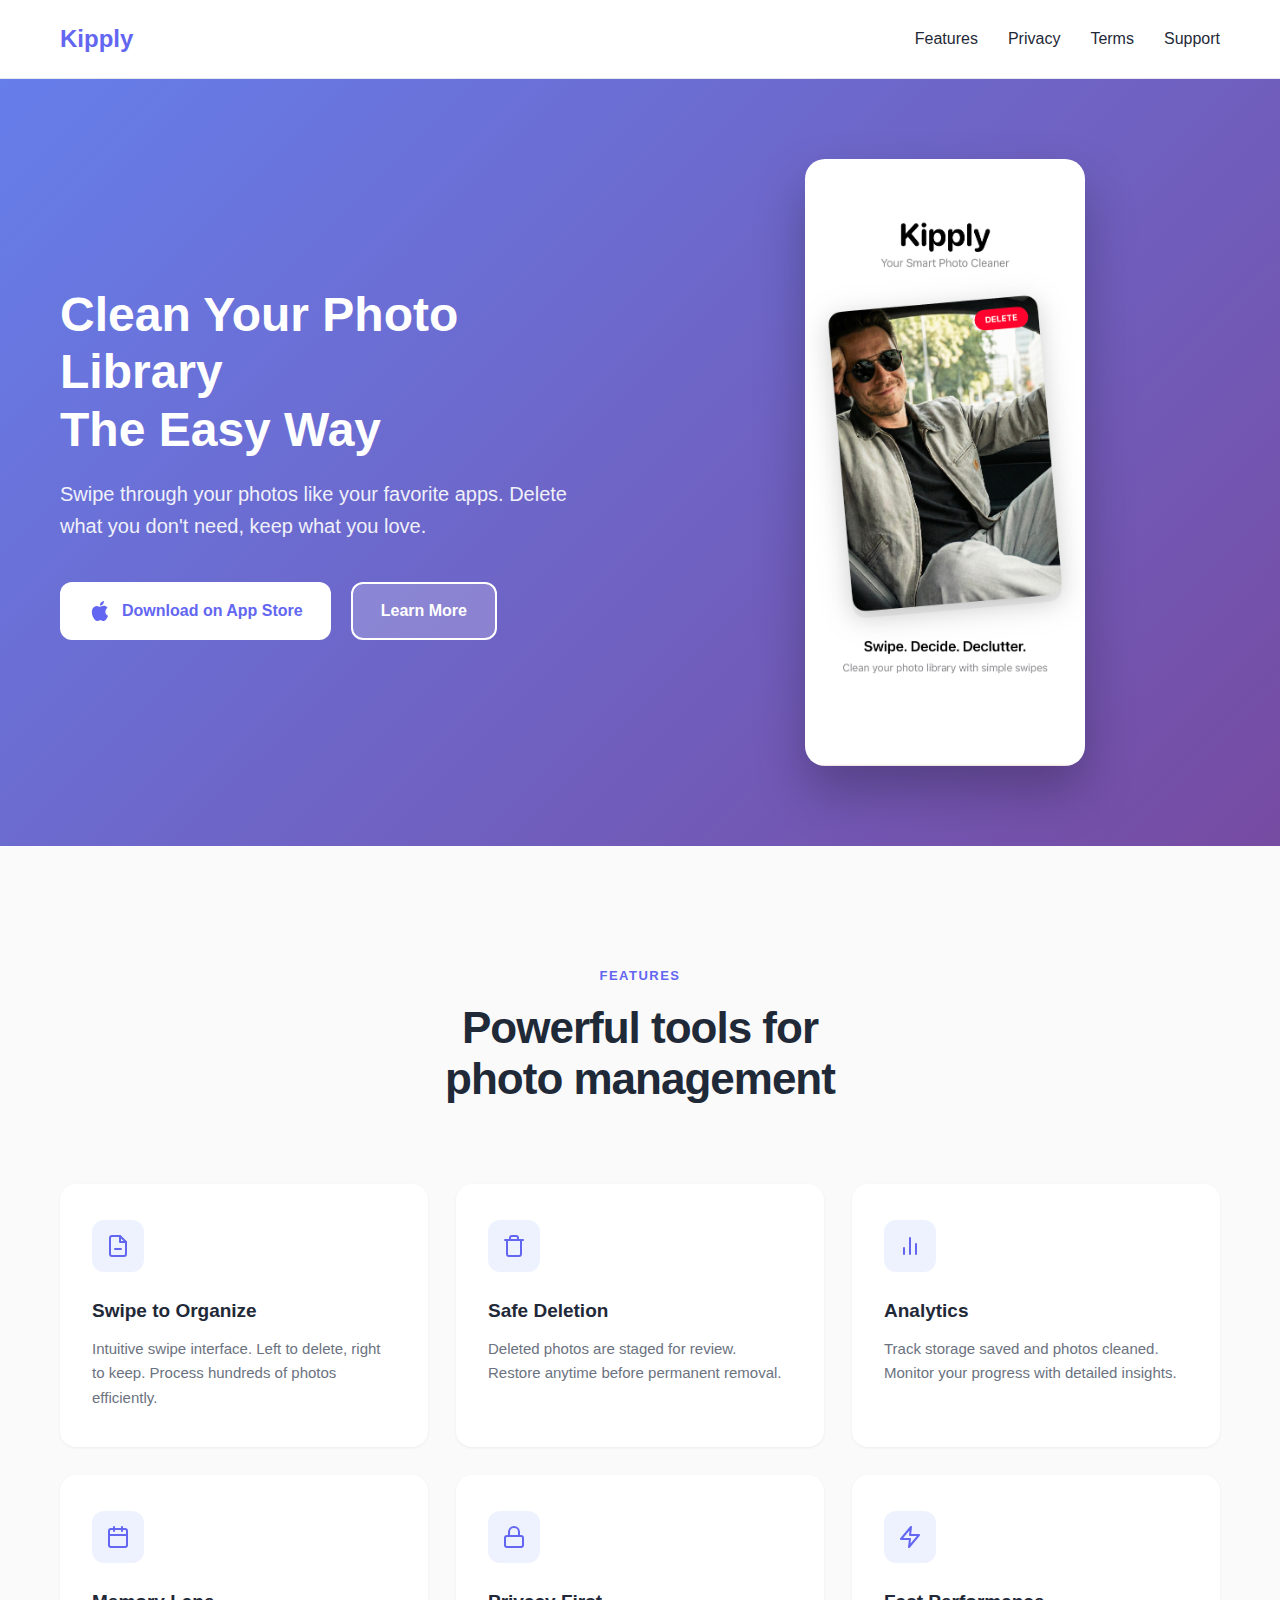
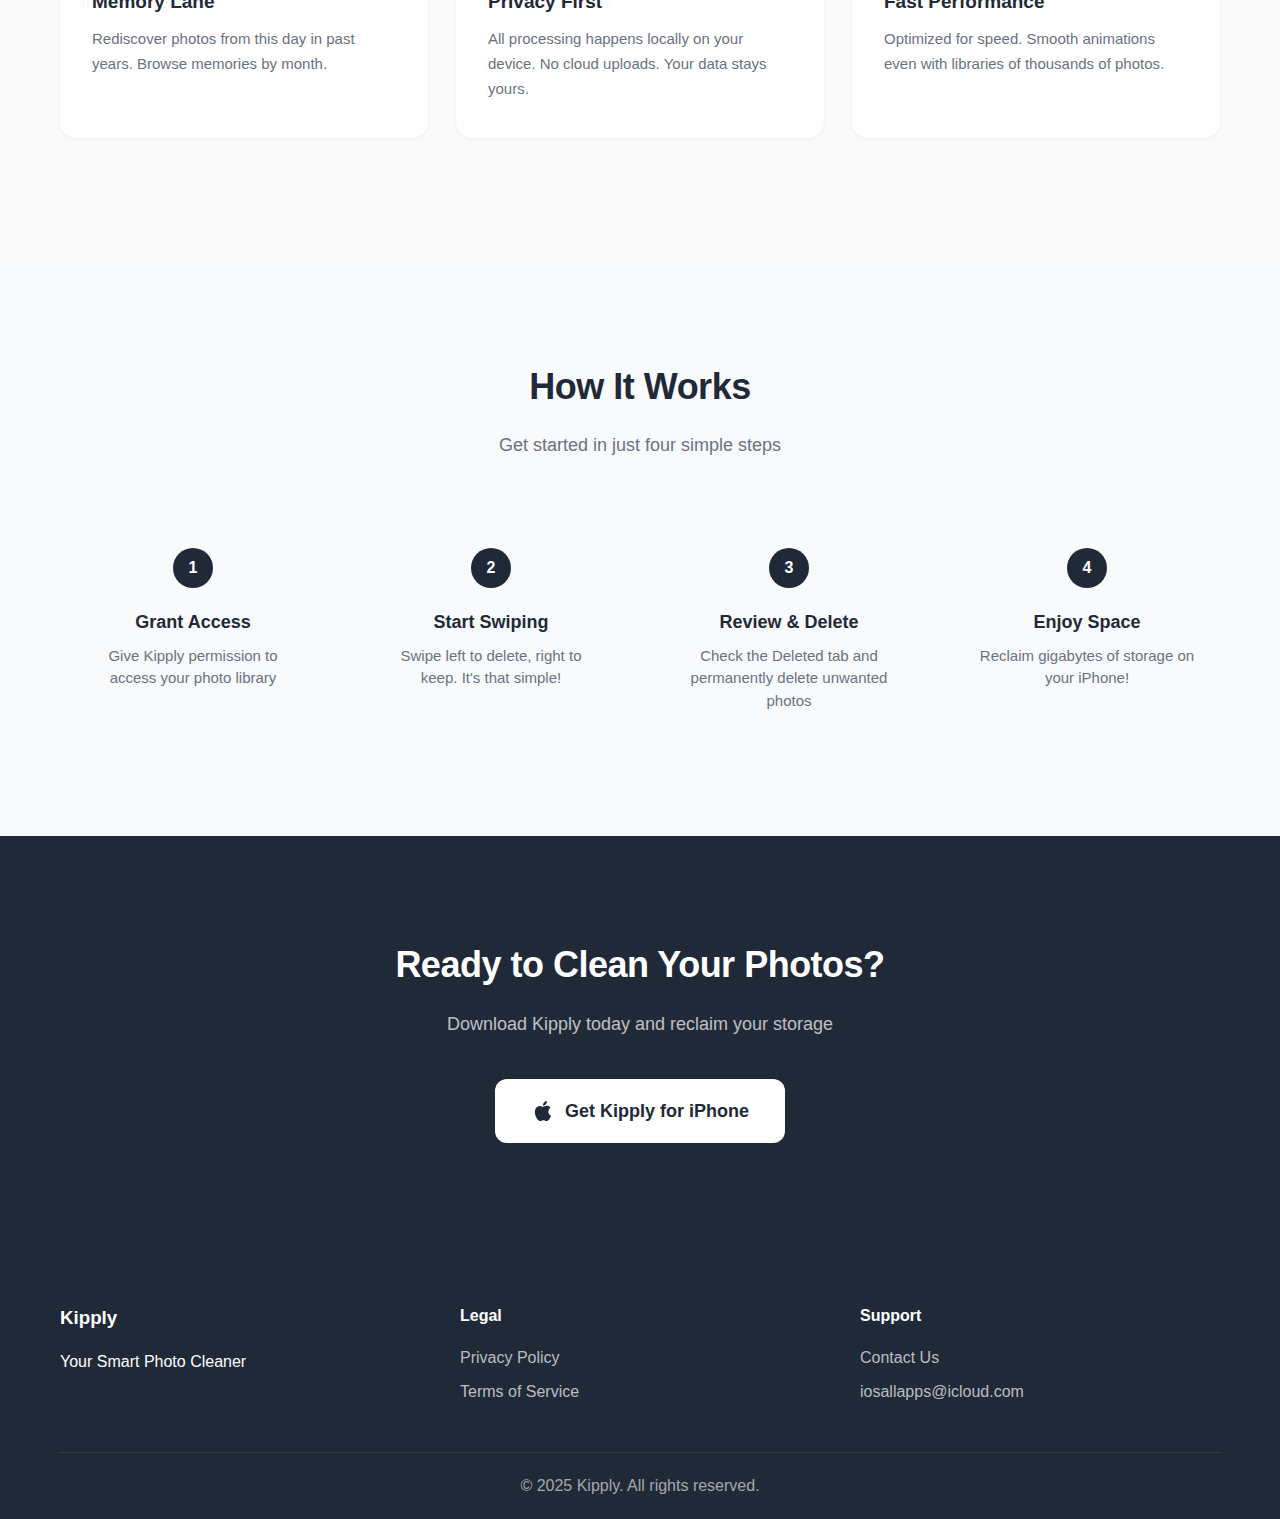
<file: index.html>
<!DOCTYPE html>
<html lang="en">
<head>
    <meta charset="UTF-8">
    <meta name="viewport" content="width=device-width, initial-scale=1.0">
    <meta name="description" content="Kipply - Your Smart Photo Cleaner. Swipe through your photos and reclaim storage in minutes.">
    <meta name="keywords" content="photo cleaner, iOS app, photo organizer, swipe photos, delete photos, storage cleaner">
    <title>Kipply - Smart Photo Cleaner</title>
    <link rel="stylesheet" href="styles.css">
</head>
<body>
    <header>
        <nav>
            <div class="container">
                <h1 class="logo">Kipply</h1>
                <ul class="nav-links">
                    <li><a href="#features">Features</a></li>
                    <li><a href="privacy.html">Privacy</a></li>
                    <li><a href="terms.html">Terms</a></li>
                    <li><a href="support.html">Support</a></li>
                </ul>
            </div>
        </nav>
    </header>

    <main>
        <!-- Hero Section -->
        <section class="hero">
            <div class="container">
                <div class="hero-content">
                    <h2>Clean Your Photo Library<br>The Easy Way</h2>
                    <p class="tagline">Swipe through your photos like your favorite apps. Delete what you don't need, keep what you love.</p>
                    <div class="cta-buttons">
                        <a href="https://apps.apple.com/app/id6756061280" class="btn btn-primary">
                            <svg width="24" height="24" viewBox="0 0 24 24" fill="currentColor">
                                <path d="M18.71 19.5C17.88 20.74 17 21.95 15.66 21.97C14.32 22 13.89 21.18 12.37 21.18C10.84 21.18 10.37 21.95 9.09997 22C7.78997 22.05 6.79997 20.68 5.95997 19.47C4.24997 17 2.93997 12.45 4.69997 9.39C5.56997 7.87 7.12997 6.91 8.81997 6.88C10.1 6.86 11.32 7.75 12.11 7.75C12.89 7.75 14.37 6.68 15.92 6.84C16.57 6.87 18.39 7.1 19.56 8.82C19.47 8.88 17.39 10.1 17.41 12.63C17.44 15.65 20.06 16.66 20.09 16.67C20.06 16.74 19.67 18.11 18.71 19.5ZM13 3.5C13.73 2.67 14.94 2.04 15.94 2C16.07 3.17 15.6 4.35 14.9 5.19C14.21 6.04 13.07 6.7 11.95 6.61C11.8 5.46 12.36 4.26 13 3.5Z"/>
                            </svg>
                            Download on App Store
                        </a>
                        <a href="#features" class="btn btn-secondary">Learn More</a>
                    </div>
                </div>
                <div class="hero-image">
                    <div class="phone-mockup">
                        <img src="app-screenshot.png" alt="Kipply App Screenshot" class="app-screenshot">
                    </div>
                </div>
            </div>
        </section>

        <!-- Features Section -->
        <section id="features" class="features">
            <div class="container">
                <p class="features-label">FEATURES</p>
                <h2>Powerful tools for<br>photo management</h2>
                <div class="features-grid">
                    <div class="feature-card">
                        <div class="feature-icon">
                            <svg width="24" height="24" viewBox="0 0 24 24" fill="none" stroke="currentColor" stroke-width="2" stroke-linecap="round" stroke-linejoin="round">
                                <path d="M14 2H6a2 2 0 0 0-2 2v16a2 2 0 0 0 2 2h12a2 2 0 0 0 2-2V8z"></path>
                                <polyline points="14 2 14 8 20 8"></polyline>
                                <line x1="9" y1="15" x2="15" y2="15"></line>
                            </svg>
                        </div>
                        <h3>Swipe to Organize</h3>
                        <p>Intuitive swipe interface. Left to delete, right to keep. Process hundreds of photos efficiently.</p>
                    </div>
                    <div class="feature-card">
                        <div class="feature-icon">
                            <svg width="24" height="24" viewBox="0 0 24 24" fill="none" stroke="currentColor" stroke-width="2" stroke-linecap="round" stroke-linejoin="round">
                                <polyline points="3 6 5 6 21 6"></polyline>
                                <path d="M19 6v14a2 2 0 0 1-2 2H7a2 2 0 0 1-2-2V6m3 0V4a2 2 0 0 1 2-2h4a2 2 0 0 1 2 2v2"></path>
                            </svg>
                        </div>
                        <h3>Safe Deletion</h3>
                        <p>Deleted photos are staged for review. Restore anytime before permanent removal.</p>
                    </div>
                    <div class="feature-card">
                        <div class="feature-icon">
                            <svg width="24" height="24" viewBox="0 0 24 24" fill="none" stroke="currentColor" stroke-width="2" stroke-linecap="round" stroke-linejoin="round">
                                <line x1="18" y1="20" x2="18" y2="10"></line>
                                <line x1="12" y1="20" x2="12" y2="4"></line>
                                <line x1="6" y1="20" x2="6" y2="14"></line>
                            </svg>
                        </div>
                        <h3>Analytics</h3>
                        <p>Track storage saved and photos cleaned. Monitor your progress with detailed insights.</p>
                    </div>
                    <div class="feature-card">
                        <div class="feature-icon">
                            <svg width="24" height="24" viewBox="0 0 24 24" fill="none" stroke="currentColor" stroke-width="2" stroke-linecap="round" stroke-linejoin="round">
                                <rect x="3" y="4" width="18" height="18" rx="2" ry="2"></rect>
                                <line x1="16" y1="2" x2="16" y2="6"></line>
                                <line x1="8" y1="2" x2="8" y2="6"></line>
                                <line x1="3" y1="10" x2="21" y2="10"></line>
                            </svg>
                        </div>
                        <h3>Memory Lane</h3>
                        <p>Rediscover photos from this day in past years. Browse memories by month.</p>
                    </div>
                    <div class="feature-card">
                        <div class="feature-icon">
                            <svg width="24" height="24" viewBox="0 0 24 24" fill="none" stroke="currentColor" stroke-width="2" stroke-linecap="round" stroke-linejoin="round">
                                <rect x="3" y="11" width="18" height="11" rx="2" ry="2"></rect>
                                <path d="M7 11V7a5 5 0 0 1 10 0v4"></path>
                            </svg>
                        </div>
                        <h3>Privacy First</h3>
                        <p>All processing happens locally on your device. No cloud uploads. Your data stays yours.</p>
                    </div>
                    <div class="feature-card">
                        <div class="feature-icon">
                            <svg width="24" height="24" viewBox="0 0 24 24" fill="none" stroke="currentColor" stroke-width="2" stroke-linecap="round" stroke-linejoin="round">
                                <polygon points="13 2 3 14 12 14 11 22 21 10 12 10 13 2"></polygon>
                            </svg>
                        </div>
                        <h3>Fast Performance</h3>
                        <p>Optimized for speed. Smooth animations even with libraries of thousands of photos.</p>
                    </div>
                </div>
            </div>
        </section>

        <!-- How It Works -->
        <section class="how-it-works">
            <div class="container">
                <h2>How It Works</h2>
                <p class="how-it-works-subtitle">Get started in just four simple steps</p>
                <div class="steps">
                    <div class="step">
                        <div class="step-number">1</div>
                        <h3>Grant Access</h3>
                        <p>Give Kipply permission to access your photo library</p>
                    </div>
                    <div class="step">
                        <div class="step-number">2</div>
                        <h3>Start Swiping</h3>
                        <p>Swipe left to delete, right to keep. It's that simple!</p>
                    </div>
                    <div class="step">
                        <div class="step-number">3</div>
                        <h3>Review & Delete</h3>
                        <p>Check the Deleted tab and permanently delete unwanted photos</p>
                    </div>
                    <div class="step">
                        <div class="step-number">4</div>
                        <h3>Enjoy Space</h3>
                        <p>Reclaim gigabytes of storage on your iPhone!</p>
                    </div>
                </div>
            </div>
        </section>

        <!-- CTA Section -->
        <section class="cta-section">
            <div class="container">
                <h2>Ready to Clean Your Photos?</h2>
                <p>Download Kipply today and reclaim your storage</p>
                <a href="https://apps.apple.com/app/id6756061280" class="btn btn-primary btn-large">
                    <svg width="24" height="24" viewBox="0 0 24 24" fill="currentColor">
                        <path d="M18.71 19.5C17.88 20.74 17 21.95 15.66 21.97C14.32 22 13.89 21.18 12.37 21.18C10.84 21.18 10.37 21.95 9.09997 22C7.78997 22.05 6.79997 20.68 5.95997 19.47C4.24997 17 2.93997 12.45 4.69997 9.39C5.56997 7.87 7.12997 6.91 8.81997 6.88C10.1 6.86 11.32 7.75 12.11 7.75C12.89 7.75 14.37 6.68 15.92 6.84C16.57 6.87 18.39 7.1 19.56 8.82C19.47 8.88 17.39 10.1 17.41 12.63C17.44 15.65 20.06 16.66 20.09 16.67C20.06 16.74 19.67 18.11 18.71 19.5ZM13 3.5C13.73 2.67 14.94 2.04 15.94 2C16.07 3.17 15.6 4.35 14.9 5.19C14.21 6.04 13.07 6.7 11.95 6.61C11.8 5.46 12.36 4.26 13 3.5Z"/>
                    </svg>
                    Get Kipply for iPhone
                </a>
            </div>
        </section>
    </main>

    <footer>
        <div class="container">
            <div class="footer-content">
                <div class="footer-section">
                    <h3>Kipply</h3>
                    <p>Your Smart Photo Cleaner</p>
                </div>
                <div class="footer-section">
                    <h4>Legal</h4>
                    <ul>
                        <li><a href="privacy.html">Privacy Policy</a></li>
                        <li><a href="terms.html">Terms of Service</a></li>
                    </ul>
                </div>
                <div class="footer-section">
                    <h4>Support</h4>
                    <ul>
                        <li><a href="support.html">Contact Us</a></li>
                        <li><a href="mailto:iosallapps@icloud.com">iosallapps@icloud.com</a></li>
                    </ul>
                </div>
            </div>
            <div class="footer-bottom">
                <p>&copy; 2025 Kipply. All rights reserved.</p>
            </div>
        </div>
    </footer>
</body>
</html>
</file>
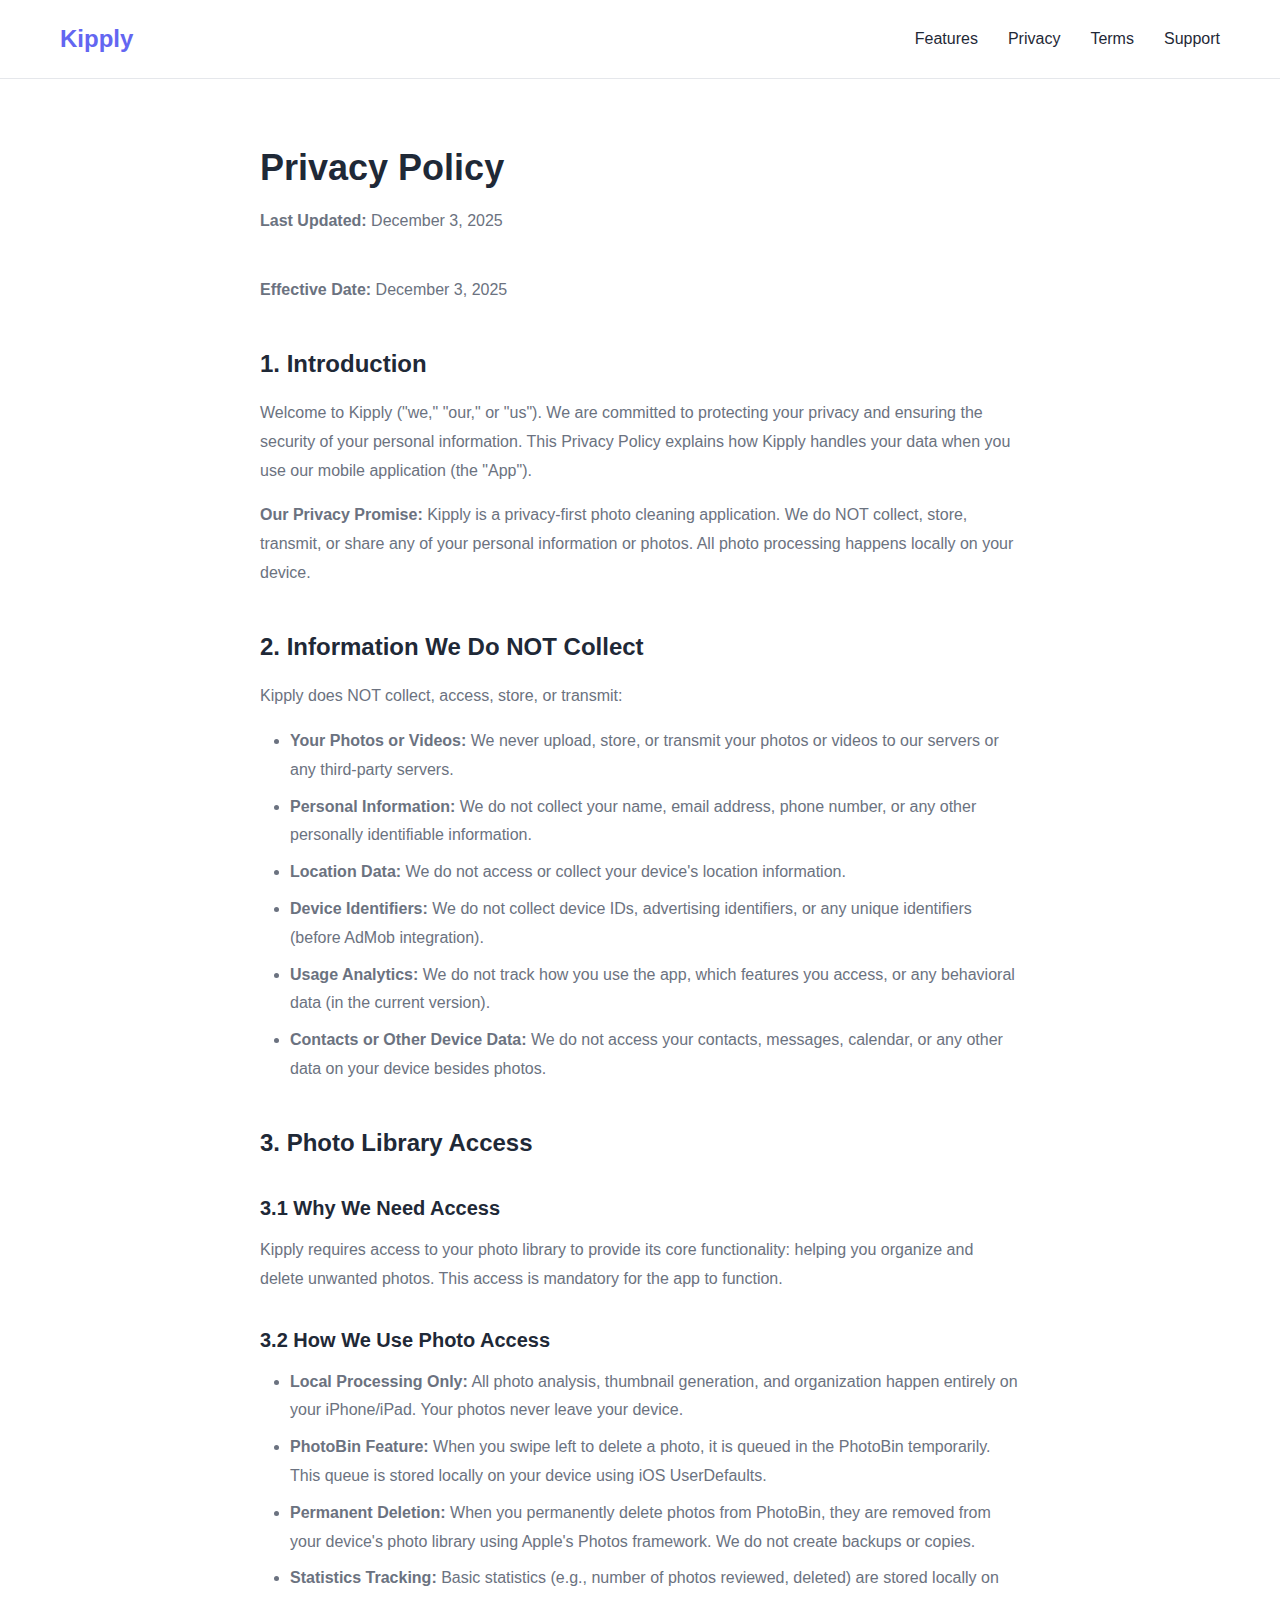
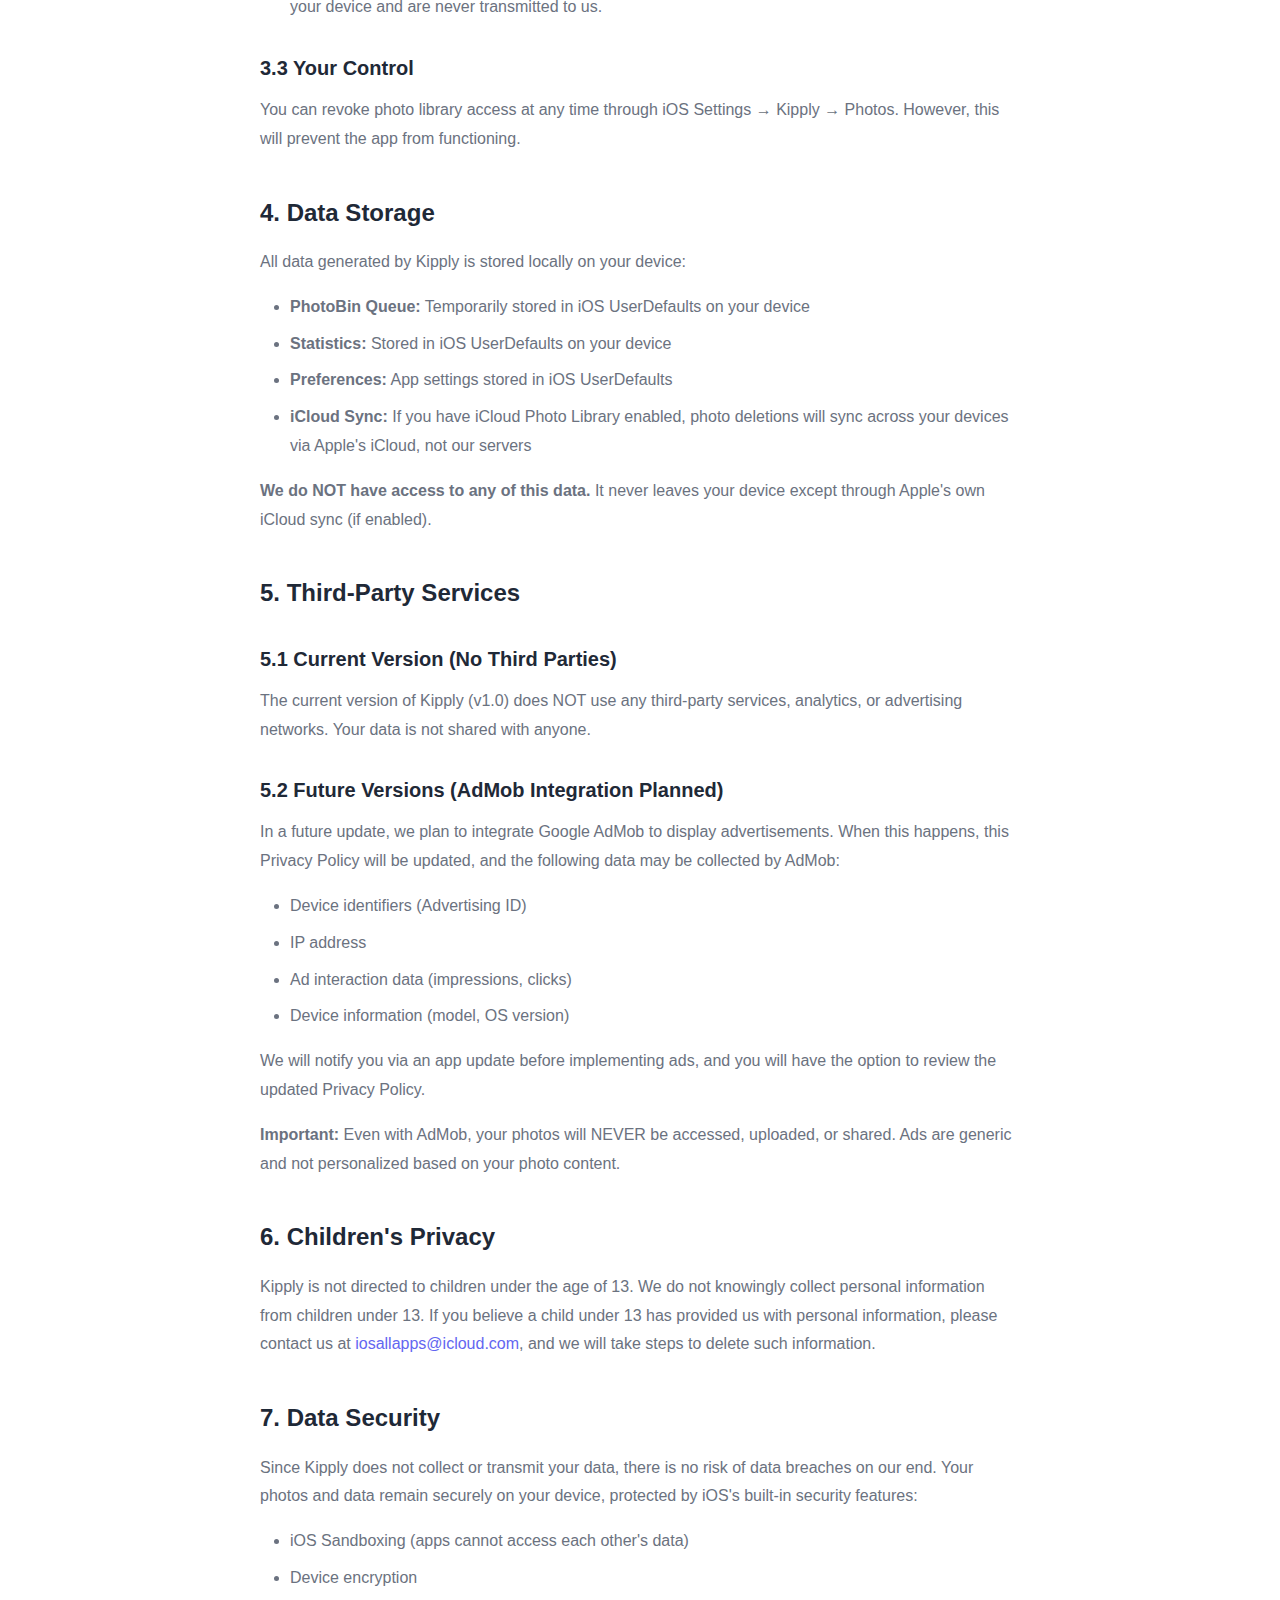
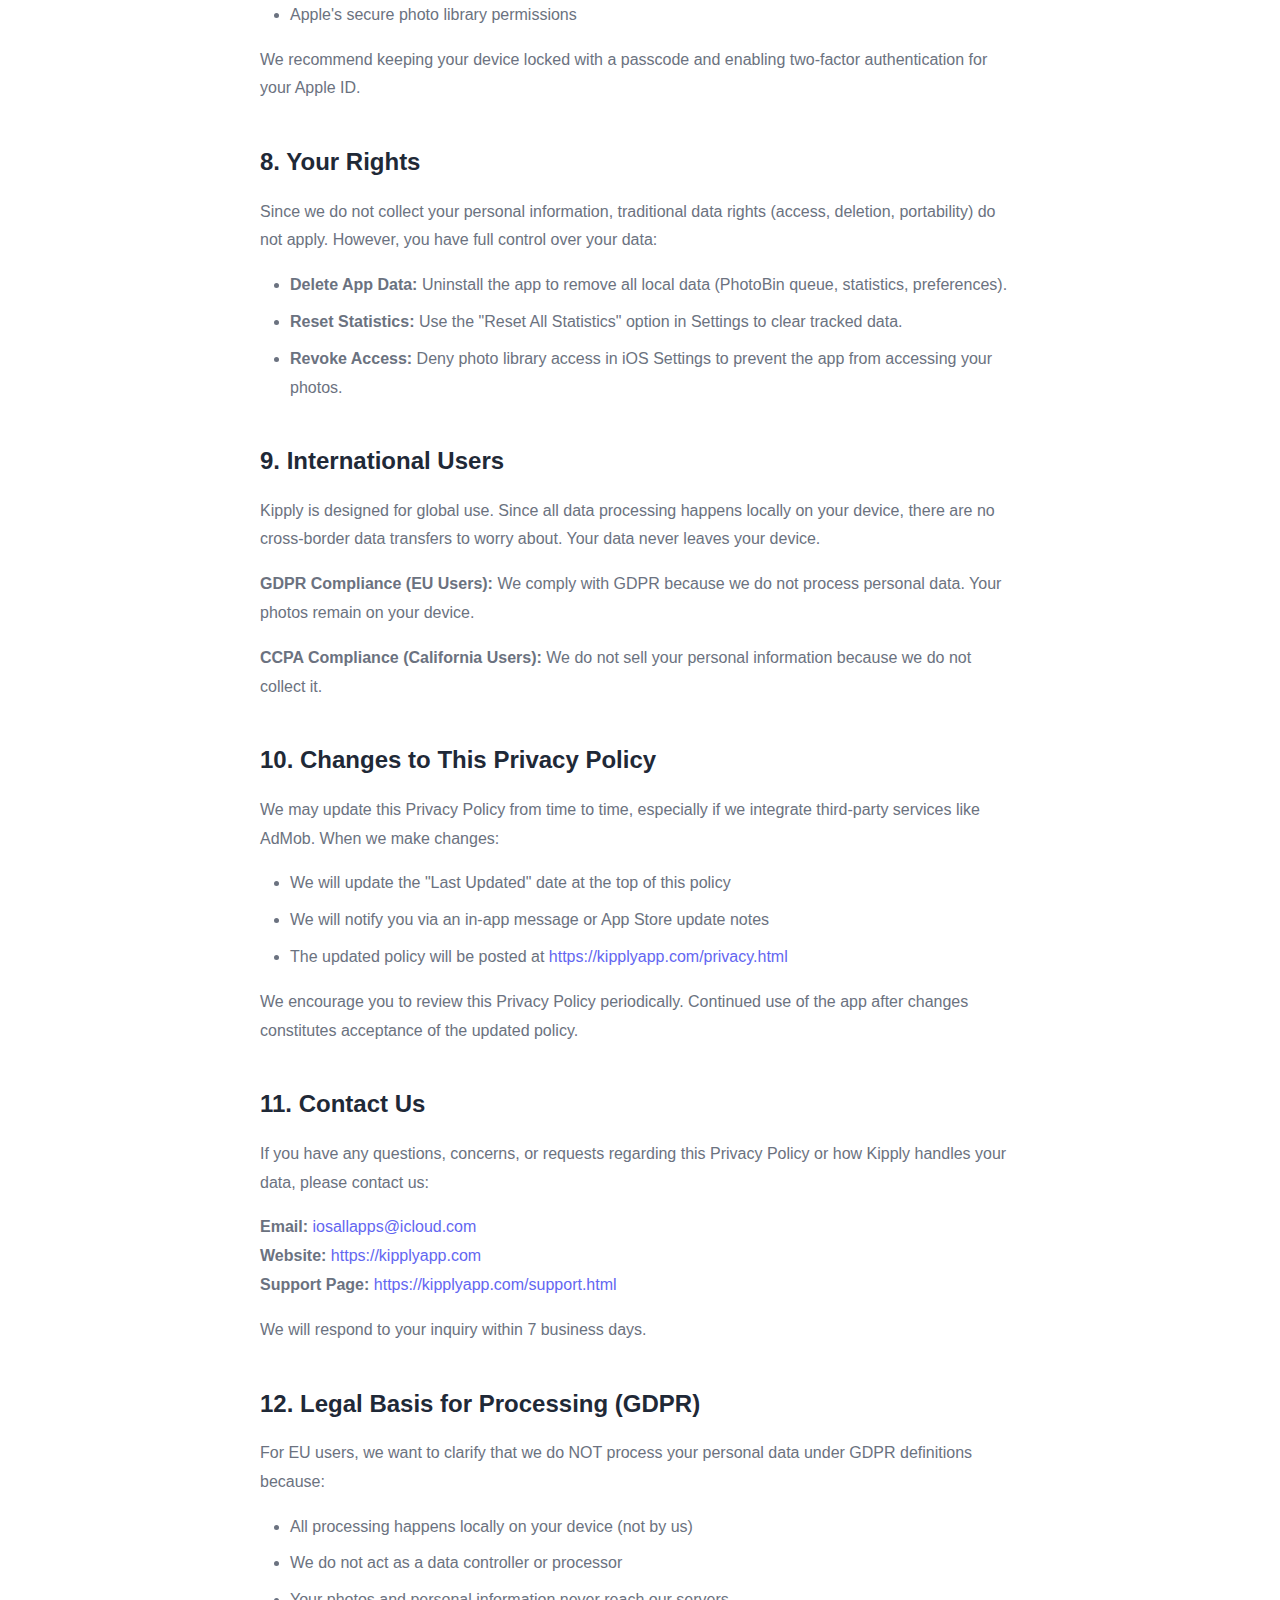
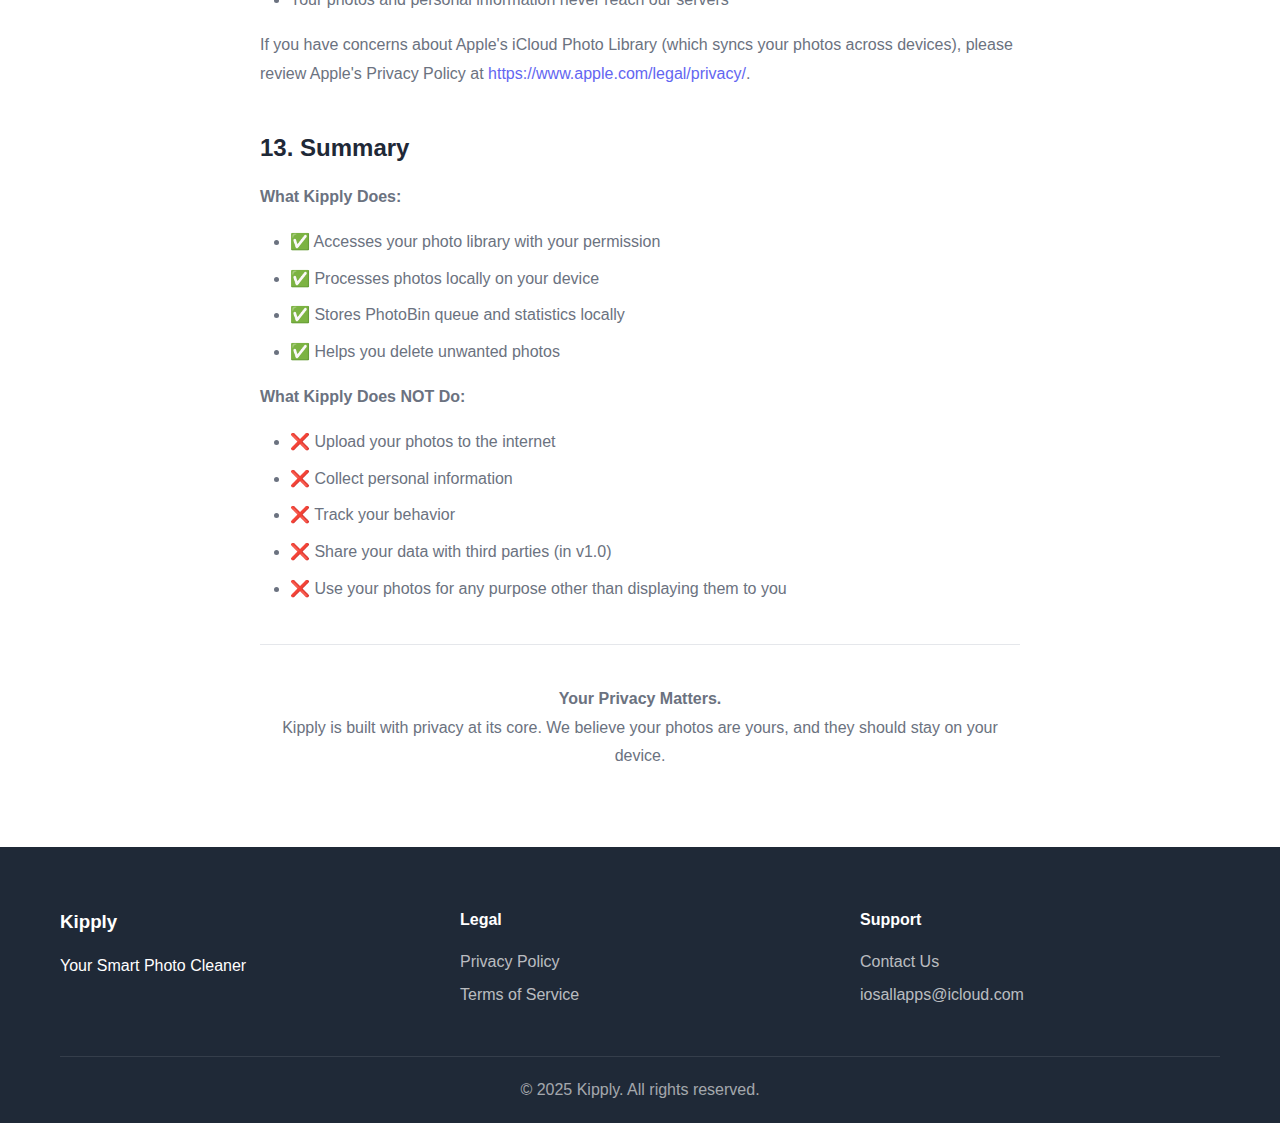
<file: privacy.html>
<!DOCTYPE html>
<html lang="en">
<head>
    <meta charset="UTF-8">
    <meta name="viewport" content="width=device-width, initial-scale=1.0">
    <title>Privacy Policy - Kipply</title>
    <link rel="stylesheet" href="styles.css">
</head>
<body>
    <header>
        <nav>
            <div class="container">
                <h1 class="logo"><a href="index.html" style="text-decoration: none; color: inherit;">Kipply</a></h1>
                <ul class="nav-links">
                    <li><a href="index.html#features">Features</a></li>
                    <li><a href="privacy.html">Privacy</a></li>
                    <li><a href="terms.html">Terms</a></li>
                    <li><a href="support.html">Support</a></li>
                </ul>
            </div>
        </nav>
    </header>

    <main>
        <div class="legal-page">
            <h1>Privacy Policy</h1>
            <p class="last-updated"><strong>Last Updated:</strong> December 3, 2025</p>
            <p class="last-updated"><strong>Effective Date:</strong> December 3, 2025</p>

            <h2>1. Introduction</h2>
            <p>
                Welcome to Kipply ("we," "our," or "us"). We are committed to protecting your privacy and ensuring the security of your personal information. This Privacy Policy explains how Kipply handles your data when you use our mobile application (the "App").
            </p>
            <p>
                <strong>Our Privacy Promise:</strong> Kipply is a privacy-first photo cleaning application. We do NOT collect, store, transmit, or share any of your personal information or photos. All photo processing happens locally on your device.
            </p>

            <h2>2. Information We Do NOT Collect</h2>
            <p>Kipply does NOT collect, access, store, or transmit:</p>
            <ul>
                <li><strong>Your Photos or Videos:</strong> We never upload, store, or transmit your photos or videos to our servers or any third-party servers.</li>
                <li><strong>Personal Information:</strong> We do not collect your name, email address, phone number, or any other personally identifiable information.</li>
                <li><strong>Location Data:</strong> We do not access or collect your device's location information.</li>
                <li><strong>Device Identifiers:</strong> We do not collect device IDs, advertising identifiers, or any unique identifiers (before AdMob integration).</li>
                <li><strong>Usage Analytics:</strong> We do not track how you use the app, which features you access, or any behavioral data (in the current version).</li>
                <li><strong>Contacts or Other Device Data:</strong> We do not access your contacts, messages, calendar, or any other data on your device besides photos.</li>
            </ul>

            <h2>3. Photo Library Access</h2>
            <h3>3.1 Why We Need Access</h3>
            <p>
                Kipply requires access to your photo library to provide its core functionality: helping you organize and delete unwanted photos. This access is mandatory for the app to function.
            </p>

            <h3>3.2 How We Use Photo Access</h3>
            <ul>
                <li><strong>Local Processing Only:</strong> All photo analysis, thumbnail generation, and organization happen entirely on your iPhone/iPad. Your photos never leave your device.</li>
                <li><strong>PhotoBin Feature:</strong> When you swipe left to delete a photo, it is queued in the PhotoBin temporarily. This queue is stored locally on your device using iOS UserDefaults.</li>
                <li><strong>Permanent Deletion:</strong> When you permanently delete photos from PhotoBin, they are removed from your device's photo library using Apple's Photos framework. We do not create backups or copies.</li>
                <li><strong>Statistics Tracking:</strong> Basic statistics (e.g., number of photos reviewed, deleted) are stored locally on your device and are never transmitted to us.</li>
            </ul>

            <h3>3.3 Your Control</h3>
            <p>You can revoke photo library access at any time through iOS Settings → Kipply → Photos. However, this will prevent the app from functioning.</p>

            <h2>4. Data Storage</h2>
            <p>All data generated by Kipply is stored locally on your device:</p>
            <ul>
                <li><strong>PhotoBin Queue:</strong> Temporarily stored in iOS UserDefaults on your device</li>
                <li><strong>Statistics:</strong> Stored in iOS UserDefaults on your device</li>
                <li><strong>Preferences:</strong> App settings stored in iOS UserDefaults</li>
                <li><strong>iCloud Sync:</strong> If you have iCloud Photo Library enabled, photo deletions will sync across your devices via Apple's iCloud, not our servers</li>
            </ul>
            <p><strong>We do NOT have access to any of this data.</strong> It never leaves your device except through Apple's own iCloud sync (if enabled).</p>

            <h2>5. Third-Party Services</h2>
            <h3>5.1 Current Version (No Third Parties)</h3>
            <p>
                The current version of Kipply (v1.0) does NOT use any third-party services, analytics, or advertising networks. Your data is not shared with anyone.
            </p>

            <h3>5.2 Future Versions (AdMob Integration Planned)</h3>
            <p>
                In a future update, we plan to integrate Google AdMob to display advertisements. When this happens, this Privacy Policy will be updated, and the following data may be collected by AdMob:
            </p>
            <ul>
                <li>Device identifiers (Advertising ID)</li>
                <li>IP address</li>
                <li>Ad interaction data (impressions, clicks)</li>
                <li>Device information (model, OS version)</li>
            </ul>
            <p>
                We will notify you via an app update before implementing ads, and you will have the option to review the updated Privacy Policy.
            </p>
            <p>
                <strong>Important:</strong> Even with AdMob, your photos will NEVER be accessed, uploaded, or shared. Ads are generic and not personalized based on your photo content.
            </p>

            <h2>6. Children's Privacy</h2>
            <p>
                Kipply is not directed to children under the age of 13. We do not knowingly collect personal information from children under 13. If you believe a child under 13 has provided us with personal information, please contact us at <a href="mailto:iosallapps@icloud.com">iosallapps@icloud.com</a>, and we will take steps to delete such information.
            </p>

            <h2>7. Data Security</h2>
            <p>
                Since Kipply does not collect or transmit your data, there is no risk of data breaches on our end. Your photos and data remain securely on your device, protected by iOS's built-in security features:
            </p>
            <ul>
                <li>iOS Sandboxing (apps cannot access each other's data)</li>
                <li>Device encryption</li>
                <li>Apple's secure photo library permissions</li>
            </ul>
            <p>We recommend keeping your device locked with a passcode and enabling two-factor authentication for your Apple ID.</p>

            <h2>8. Your Rights</h2>
            <p>Since we do not collect your personal information, traditional data rights (access, deletion, portability) do not apply. However, you have full control over your data:</p>
            <ul>
                <li><strong>Delete App Data:</strong> Uninstall the app to remove all local data (PhotoBin queue, statistics, preferences).</li>
                <li><strong>Reset Statistics:</strong> Use the "Reset All Statistics" option in Settings to clear tracked data.</li>
                <li><strong>Revoke Access:</strong> Deny photo library access in iOS Settings to prevent the app from accessing your photos.</li>
            </ul>

            <h2>9. International Users</h2>
            <p>
                Kipply is designed for global use. Since all data processing happens locally on your device, there are no cross-border data transfers to worry about. Your data never leaves your device.
            </p>
            <p>
                <strong>GDPR Compliance (EU Users):</strong> We comply with GDPR because we do not process personal data. Your photos remain on your device.
            </p>
            <p>
                <strong>CCPA Compliance (California Users):</strong> We do not sell your personal information because we do not collect it.
            </p>

            <h2>10. Changes to This Privacy Policy</h2>
            <p>
                We may update this Privacy Policy from time to time, especially if we integrate third-party services like AdMob. When we make changes:
            </p>
            <ul>
                <li>We will update the "Last Updated" date at the top of this policy</li>
                <li>We will notify you via an in-app message or App Store update notes</li>
                <li>The updated policy will be posted at <a href="https://kipplyapp.com/privacy.html">https://kipplyapp.com/privacy.html</a></li>
            </ul>
            <p>
                We encourage you to review this Privacy Policy periodically. Continued use of the app after changes constitutes acceptance of the updated policy.
            </p>

            <h2>11. Contact Us</h2>
            <p>
                If you have any questions, concerns, or requests regarding this Privacy Policy or how Kipply handles your data, please contact us:
            </p>
            <p>
                <strong>Email:</strong> <a href="mailto:iosallapps@icloud.com">iosallapps@icloud.com</a><br>
                <strong>Website:</strong> <a href="https://kipplyapp.com">https://kipplyapp.com</a><br>
                <strong>Support Page:</strong> <a href="https://kipplyapp.com/support.html">https://kipplyapp.com/support.html</a>
            </p>
            <p>
                We will respond to your inquiry within 7 business days.
            </p>

            <h2>12. Legal Basis for Processing (GDPR)</h2>
            <p>
                For EU users, we want to clarify that we do NOT process your personal data under GDPR definitions because:
            </p>
            <ul>
                <li>All processing happens locally on your device (not by us)</li>
                <li>We do not act as a data controller or processor</li>
                <li>Your photos and personal information never reach our servers</li>
            </ul>
            <p>
                If you have concerns about Apple's iCloud Photo Library (which syncs your photos across devices), please review Apple's Privacy Policy at <a href="https://www.apple.com/legal/privacy/" target="_blank">https://www.apple.com/legal/privacy/</a>.
            </p>

            <h2>13. Summary</h2>
            <p><strong>What Kipply Does:</strong></p>
            <ul>
                <li>✅ Accesses your photo library with your permission</li>
                <li>✅ Processes photos locally on your device</li>
                <li>✅ Stores PhotoBin queue and statistics locally</li>
                <li>✅ Helps you delete unwanted photos</li>
            </ul>

            <p><strong>What Kipply Does NOT Do:</strong></p>
            <ul>
                <li>❌ Upload your photos to the internet</li>
                <li>❌ Collect personal information</li>
                <li>❌ Track your behavior</li>
                <li>❌ Share your data with third parties (in v1.0)</li>
                <li>❌ Use your photos for any purpose other than displaying them to you</li>
            </ul>

            <hr style="margin: 40px 0; border: none; border-top: 1px solid #e5e7eb;">

            <p style="text-align: center; color: #6b7280; margin-top: 40px;">
                <strong>Your Privacy Matters.</strong><br>
                Kipply is built with privacy at its core. We believe your photos are yours, and they should stay on your device.
            </p>
        </div>
    </main>

    <footer>
        <div class="container">
            <div class="footer-content">
                <div class="footer-section">
                    <h3>Kipply</h3>
                    <p>Your Smart Photo Cleaner</p>
                </div>
                <div class="footer-section">
                    <h4>Legal</h4>
                    <ul>
                        <li><a href="privacy.html">Privacy Policy</a></li>
                        <li><a href="terms.html">Terms of Service</a></li>
                    </ul>
                </div>
                <div class="footer-section">
                    <h4>Support</h4>
                    <ul>
                        <li><a href="support.html">Contact Us</a></li>
                        <li><a href="mailto:iosallapps@icloud.com">iosallapps@icloud.com</a></li>
                    </ul>
                </div>
            </div>
            <div class="footer-bottom">
                <p>&copy; 2025 Kipply. All rights reserved.</p>
            </div>
        </div>
    </footer>
</body>
</html>
</file>
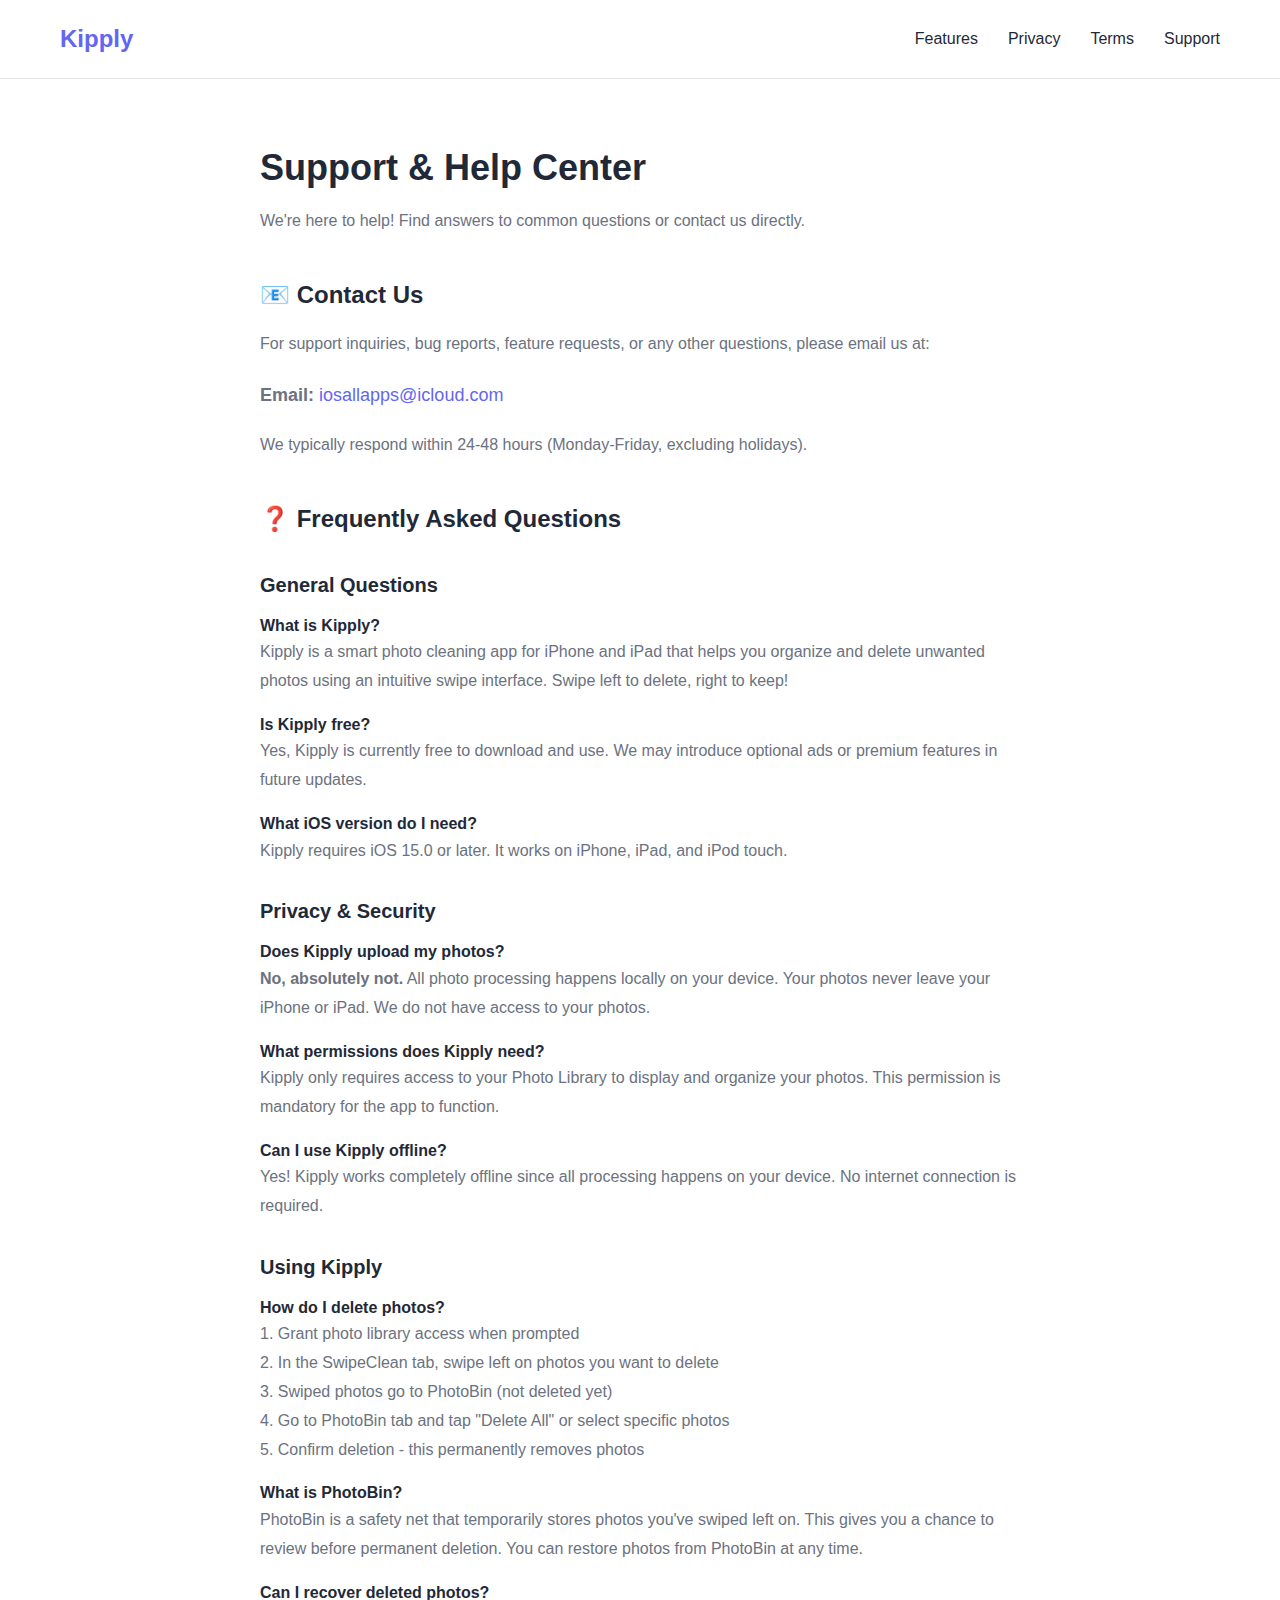
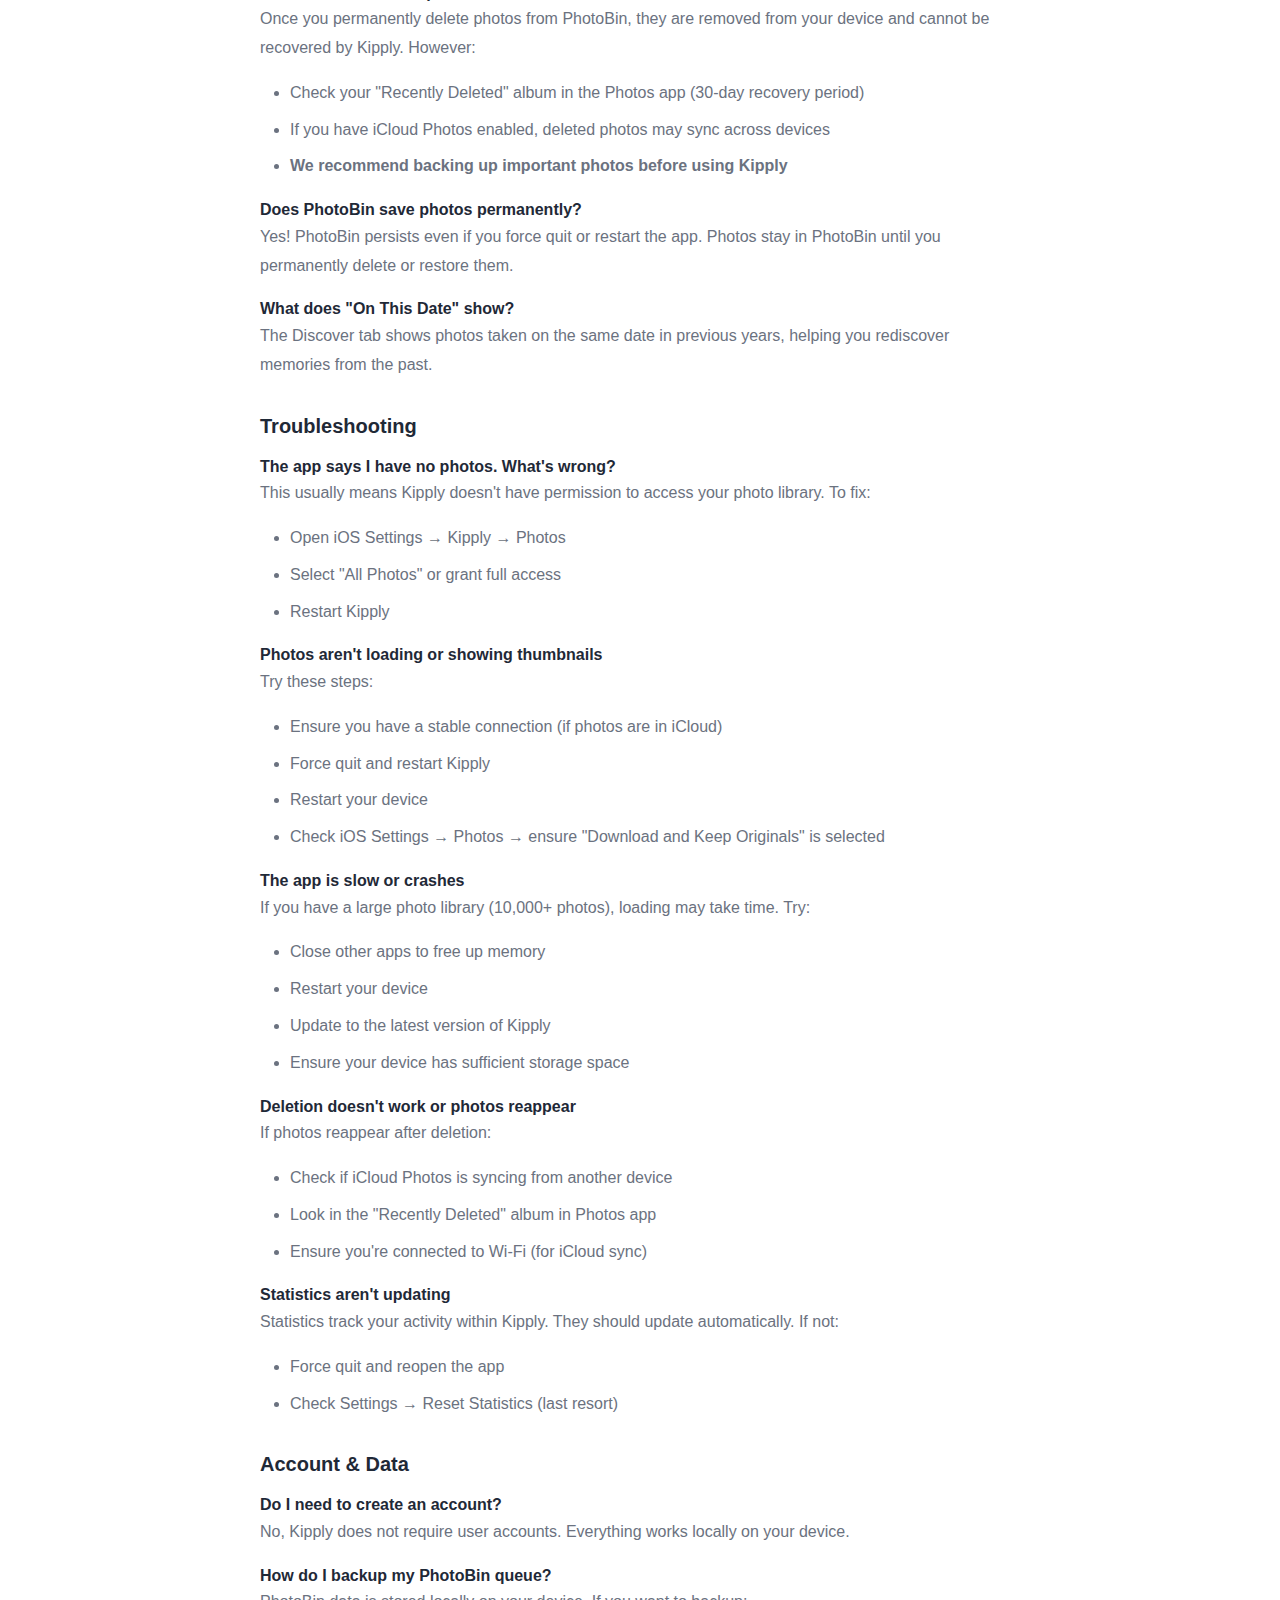
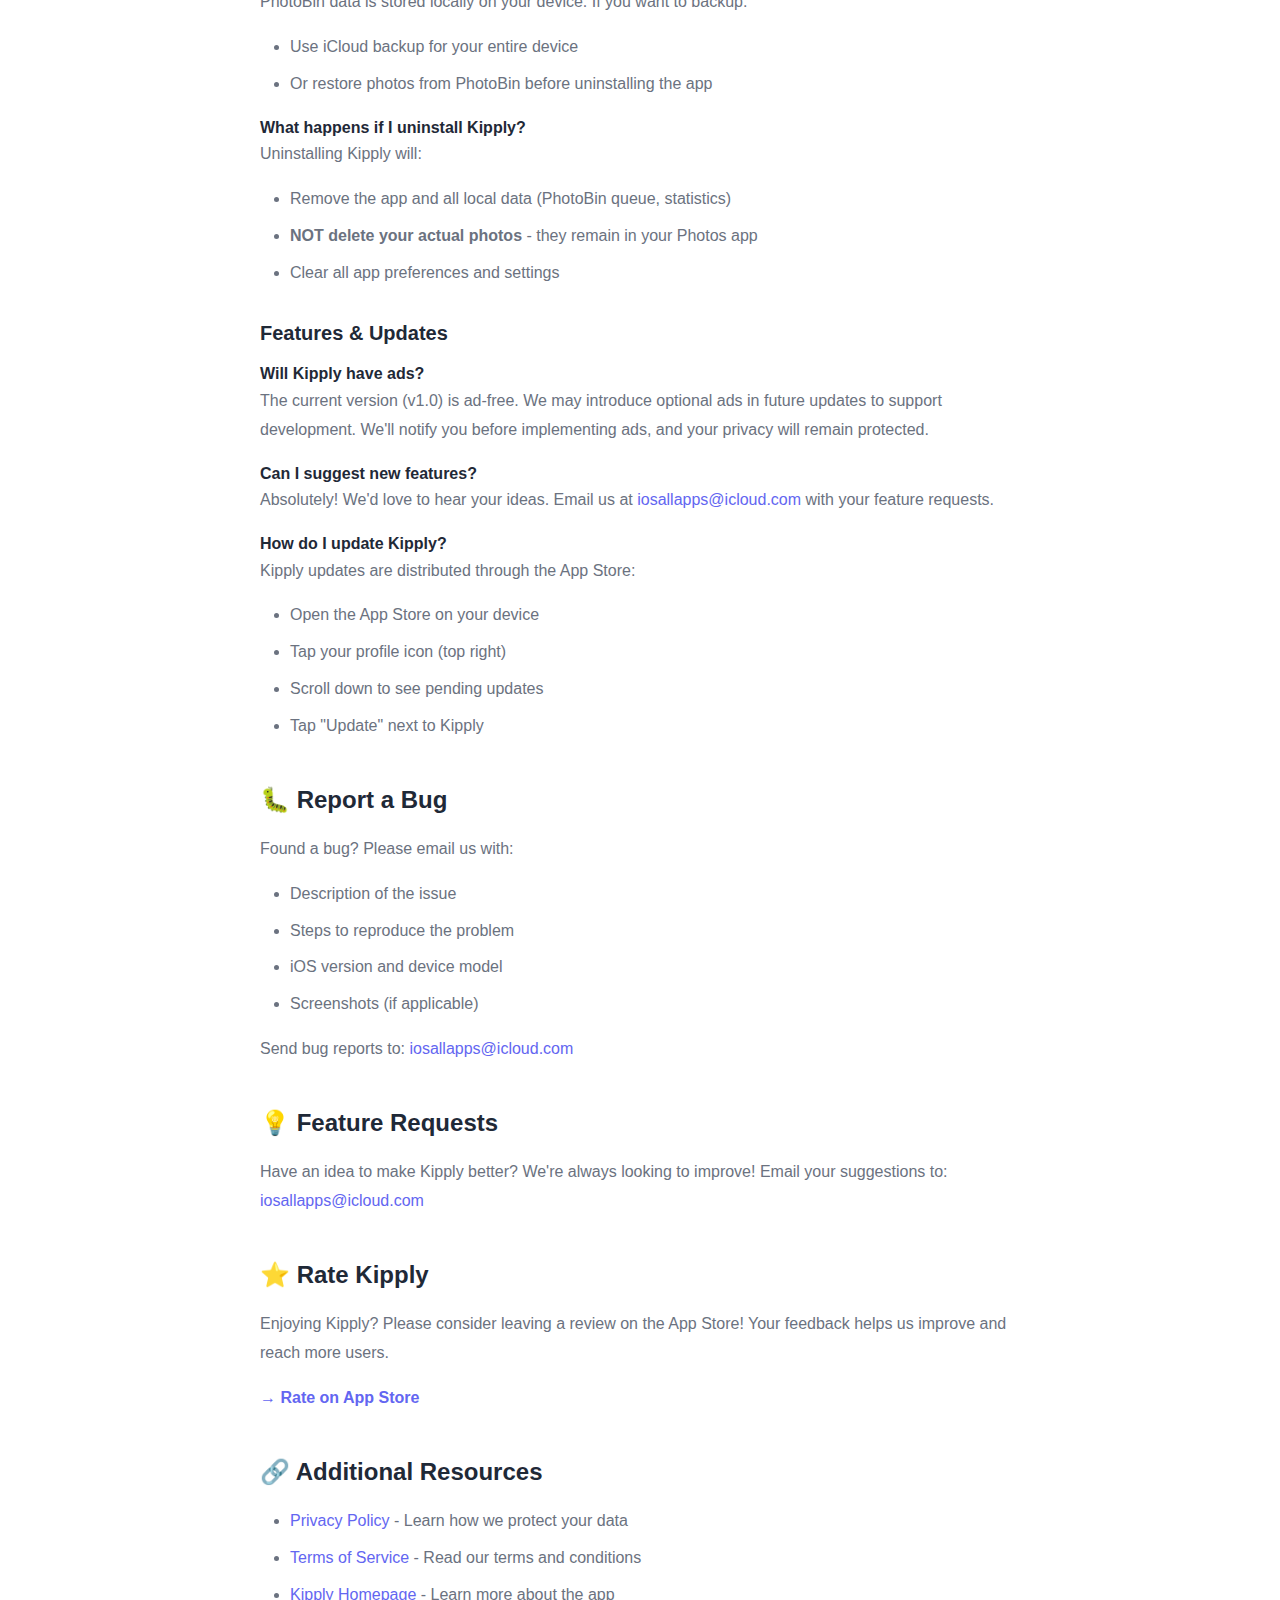
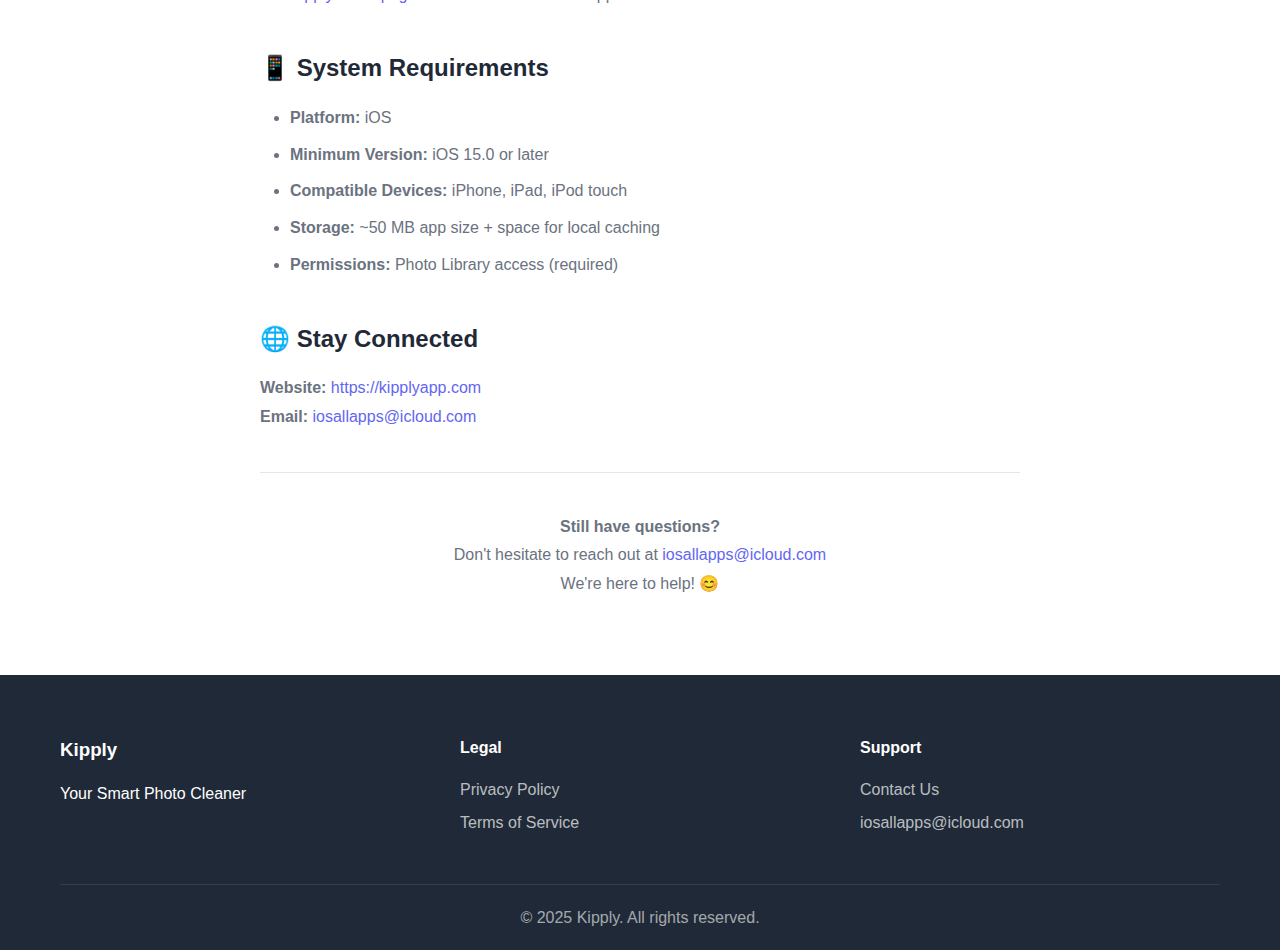
<file: support.html>
<!DOCTYPE html>
<html lang="en">
<head>
    <meta charset="UTF-8">
    <meta name="viewport" content="width=device-width, initial-scale=1.0">
    <title>Support - Kipply</title>
    <link rel="stylesheet" href="styles.css">
</head>
<body>
    <header>
        <nav>
            <div class="container">
                <h1 class="logo"><a href="index.html" style="text-decoration: none; color: inherit;">Kipply</a></h1>
                <ul class="nav-links">
                    <li><a href="index.html#features">Features</a></li>
                    <li><a href="privacy.html">Privacy</a></li>
                    <li><a href="terms.html">Terms</a></li>
                    <li><a href="support.html">Support</a></li>
                </ul>
            </div>
        </nav>
    </header>

    <main>
        <div class="legal-page">
            <h1>Support & Help Center</h1>
            <p class="last-updated">We're here to help! Find answers to common questions or contact us directly.</p>

            <h2>📧 Contact Us</h2>
            <p>
                For support inquiries, bug reports, feature requests, or any other questions, please email us at:
            </p>
            <p style="font-size: 18px; margin: 20px 0;">
                <strong>Email:</strong> <a href="mailto:iosallapps@icloud.com" style="color: #6366f1;">iosallapps@icloud.com</a>
            </p>
            <p>
                We typically respond within 24-48 hours (Monday-Friday, excluding holidays).
            </p>

            <h2>❓ Frequently Asked Questions</h2>

            <h3>General Questions</h3>

            <h4><strong>What is Kipply?</strong></h4>
            <p>
                Kipply is a smart photo cleaning app for iPhone and iPad that helps you organize and delete unwanted photos using an intuitive swipe interface. Swipe left to delete, right to keep!
            </p>

            <h4><strong>Is Kipply free?</strong></h4>
            <p>
                Yes, Kipply is currently free to download and use. We may introduce optional ads or premium features in future updates.
            </p>

            <h4><strong>What iOS version do I need?</strong></h4>
            <p>
                Kipply requires iOS 15.0 or later. It works on iPhone, iPad, and iPod touch.
            </p>

            <h3>Privacy & Security</h3>

            <h4><strong>Does Kipply upload my photos?</strong></h4>
            <p>
                <strong>No, absolutely not.</strong> All photo processing happens locally on your device. Your photos never leave your iPhone or iPad. We do not have access to your photos.
            </p>

            <h4><strong>What permissions does Kipply need?</strong></h4>
            <p>
                Kipply only requires access to your Photo Library to display and organize your photos. This permission is mandatory for the app to function.
            </p>

            <h4><strong>Can I use Kipply offline?</strong></h4>
            <p>
                Yes! Kipply works completely offline since all processing happens on your device. No internet connection is required.
            </p>

            <h3>Using Kipply</h3>

            <h4><strong>How do I delete photos?</strong></h4>
            <p>
                1. Grant photo library access when prompted<br>
                2. In the SwipeClean tab, swipe left on photos you want to delete<br>
                3. Swiped photos go to PhotoBin (not deleted yet)<br>
                4. Go to PhotoBin tab and tap "Delete All" or select specific photos<br>
                5. Confirm deletion - this permanently removes photos
            </p>

            <h4><strong>What is PhotoBin?</strong></h4>
            <p>
                PhotoBin is a safety net that temporarily stores photos you've swiped left on. This gives you a chance to review before permanent deletion. You can restore photos from PhotoBin at any time.
            </p>

            <h4><strong>Can I recover deleted photos?</strong></h4>
            <p>
                Once you permanently delete photos from PhotoBin, they are removed from your device and cannot be recovered by Kipply. However:
            </p>
            <ul>
                <li>Check your "Recently Deleted" album in the Photos app (30-day recovery period)</li>
                <li>If you have iCloud Photos enabled, deleted photos may sync across devices</li>
                <li><strong>We recommend backing up important photos before using Kipply</strong></li>
            </ul>

            <h4><strong>Does PhotoBin save photos permanently?</strong></h4>
            <p>
                Yes! PhotoBin persists even if you force quit or restart the app. Photos stay in PhotoBin until you permanently delete or restore them.
            </p>

            <h4><strong>What does "On This Date" show?</strong></h4>
            <p>
                The Discover tab shows photos taken on the same date in previous years, helping you rediscover memories from the past.
            </p>

            <h3>Troubleshooting</h3>

            <h4><strong>The app says I have no photos. What's wrong?</strong></h4>
            <p>
                This usually means Kipply doesn't have permission to access your photo library. To fix:
            </p>
            <ul>
                <li>Open iOS Settings → Kipply → Photos</li>
                <li>Select "All Photos" or grant full access</li>
                <li>Restart Kipply</li>
            </ul>

            <h4><strong>Photos aren't loading or showing thumbnails</strong></h4>
            <p>
                Try these steps:
            </p>
            <ul>
                <li>Ensure you have a stable connection (if photos are in iCloud)</li>
                <li>Force quit and restart Kipply</li>
                <li>Restart your device</li>
                <li>Check iOS Settings → Photos → ensure "Download and Keep Originals" is selected</li>
            </ul>

            <h4><strong>The app is slow or crashes</strong></h4>
            <p>
                If you have a large photo library (10,000+ photos), loading may take time. Try:
            </p>
            <ul>
                <li>Close other apps to free up memory</li>
                <li>Restart your device</li>
                <li>Update to the latest version of Kipply</li>
                <li>Ensure your device has sufficient storage space</li>
            </ul>

            <h4><strong>Deletion doesn't work or photos reappear</strong></h4>
            <p>
                If photos reappear after deletion:
            </p>
            <ul>
                <li>Check if iCloud Photos is syncing from another device</li>
                <li>Look in the "Recently Deleted" album in Photos app</li>
                <li>Ensure you're connected to Wi-Fi (for iCloud sync)</li>
            </ul>

            <h4><strong>Statistics aren't updating</strong></h4>
            <p>
                Statistics track your activity within Kipply. They should update automatically. If not:
            </p>
            <ul>
                <li>Force quit and reopen the app</li>
                <li>Check Settings → Reset Statistics (last resort)</li>
            </ul>

            <h3>Account & Data</h3>

            <h4><strong>Do I need to create an account?</strong></h4>
            <p>
                No, Kipply does not require user accounts. Everything works locally on your device.
            </p>

            <h4><strong>How do I backup my PhotoBin queue?</strong></h4>
            <p>
                PhotoBin data is stored locally on your device. If you want to backup:
            </p>
            <ul>
                <li>Use iCloud backup for your entire device</li>
                <li>Or restore photos from PhotoBin before uninstalling the app</li>
            </ul>

            <h4><strong>What happens if I uninstall Kipply?</strong></h4>
            <p>
                Uninstalling Kipply will:
            </p>
            <ul>
                <li>Remove the app and all local data (PhotoBin queue, statistics)</li>
                <li><strong>NOT delete your actual photos</strong> - they remain in your Photos app</li>
                <li>Clear all app preferences and settings</li>
            </ul>

            <h3>Features & Updates</h3>

            <h4><strong>Will Kipply have ads?</strong></h4>
            <p>
                The current version (v1.0) is ad-free. We may introduce optional ads in future updates to support development. We'll notify you before implementing ads, and your privacy will remain protected.
            </p>

            <h4><strong>Can I suggest new features?</strong></h4>
            <p>
                Absolutely! We'd love to hear your ideas. Email us at <a href="mailto:iosallapps@icloud.com">iosallapps@icloud.com</a> with your feature requests.
            </p>

            <h4><strong>How do I update Kipply?</strong></h4>
            <p>
                Kipply updates are distributed through the App Store:
            </p>
            <ul>
                <li>Open the App Store on your device</li>
                <li>Tap your profile icon (top right)</li>
                <li>Scroll down to see pending updates</li>
                <li>Tap "Update" next to Kipply</li>
            </ul>

            <h2>🐛 Report a Bug</h2>
            <p>
                Found a bug? Please email us with:
            </p>
            <ul>
                <li>Description of the issue</li>
                <li>Steps to reproduce the problem</li>
                <li>iOS version and device model</li>
                <li>Screenshots (if applicable)</li>
            </ul>
            <p>
                Send bug reports to: <a href="mailto:iosallapps@icloud.com">iosallapps@icloud.com</a>
            </p>

            <h2>💡 Feature Requests</h2>
            <p>
                Have an idea to make Kipply better? We're always looking to improve! Email your suggestions to: <a href="mailto:iosallapps@icloud.com">iosallapps@icloud.com</a>
            </p>

            <h2>⭐ Rate Kipply</h2>
            <p>
                Enjoying Kipply? Please consider leaving a review on the App Store! Your feedback helps us improve and reach more users.
            </p>
            <p>
                <a href="#" style="color: #6366f1; text-decoration: none; font-weight: 600;">→ Rate on App Store</a>
            </p>

            <h2>🔗 Additional Resources</h2>
            <ul>
                <li><a href="privacy.html">Privacy Policy</a> - Learn how we protect your data</li>
                <li><a href="terms.html">Terms of Service</a> - Read our terms and conditions</li>
                <li><a href="index.html">Kipply Homepage</a> - Learn more about the app</li>
            </ul>

            <h2>📱 System Requirements</h2>
            <ul>
                <li><strong>Platform:</strong> iOS</li>
                <li><strong>Minimum Version:</strong> iOS 15.0 or later</li>
                <li><strong>Compatible Devices:</strong> iPhone, iPad, iPod touch</li>
                <li><strong>Storage:</strong> ~50 MB app size + space for local caching</li>
                <li><strong>Permissions:</strong> Photo Library access (required)</li>
            </ul>

            <h2>🌐 Stay Connected</h2>
            <p>
                <strong>Website:</strong> <a href="https://kipplyapp.com">https://kipplyapp.com</a><br>
                <strong>Email:</strong> <a href="mailto:iosallapps@icloud.com">iosallapps@icloud.com</a>
            </p>

            <hr style="margin: 40px 0; border: none; border-top: 1px solid #e5e7eb;">

            <p style="text-align: center; color: #6b7280; margin-top: 40px;">
                <strong>Still have questions?</strong><br>
                Don't hesitate to reach out at <a href="mailto:iosallapps@icloud.com" style="color: #6366f1;">iosallapps@icloud.com</a><br>
                We're here to help! 😊
            </p>
        </div>
    </main>

    <footer>
        <div class="container">
            <div class="footer-content">
                <div class="footer-section">
                    <h3>Kipply</h3>
                    <p>Your Smart Photo Cleaner</p>
                </div>
                <div class="footer-section">
                    <h4>Legal</h4>
                    <ul>
                        <li><a href="privacy.html">Privacy Policy</a></li>
                        <li><a href="terms.html">Terms of Service</a></li>
                    </ul>
                </div>
                <div class="footer-section">
                    <h4>Support</h4>
                    <ul>
                        <li><a href="support.html">Contact Us</a></li>
                        <li><a href="mailto:iosallapps@icloud.com">iosallapps@icloud.com</a></li>
                    </ul>
                </div>
            </div>
            <div class="footer-bottom">
                <p>&copy; 2025 Kipply. All rights reserved.</p>
            </div>
        </div>
    </footer>
</body>
</html>
</file>
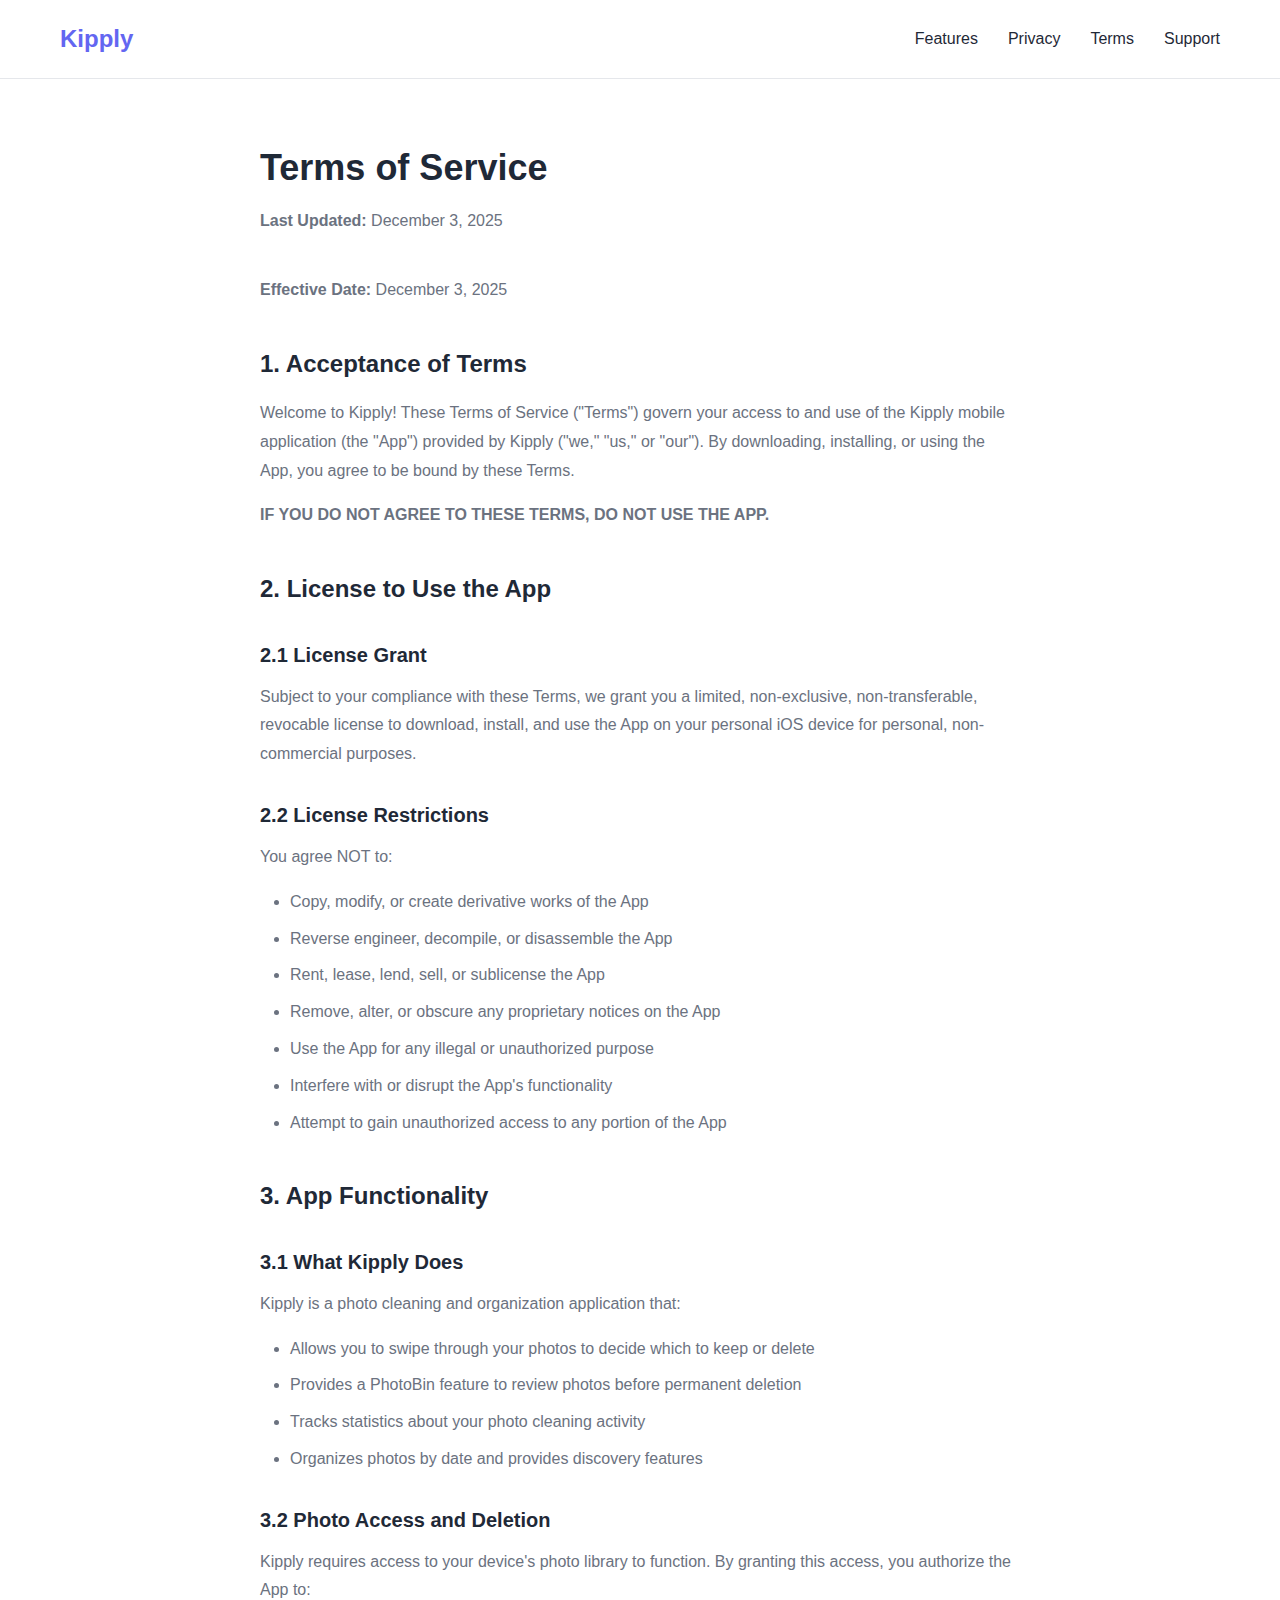
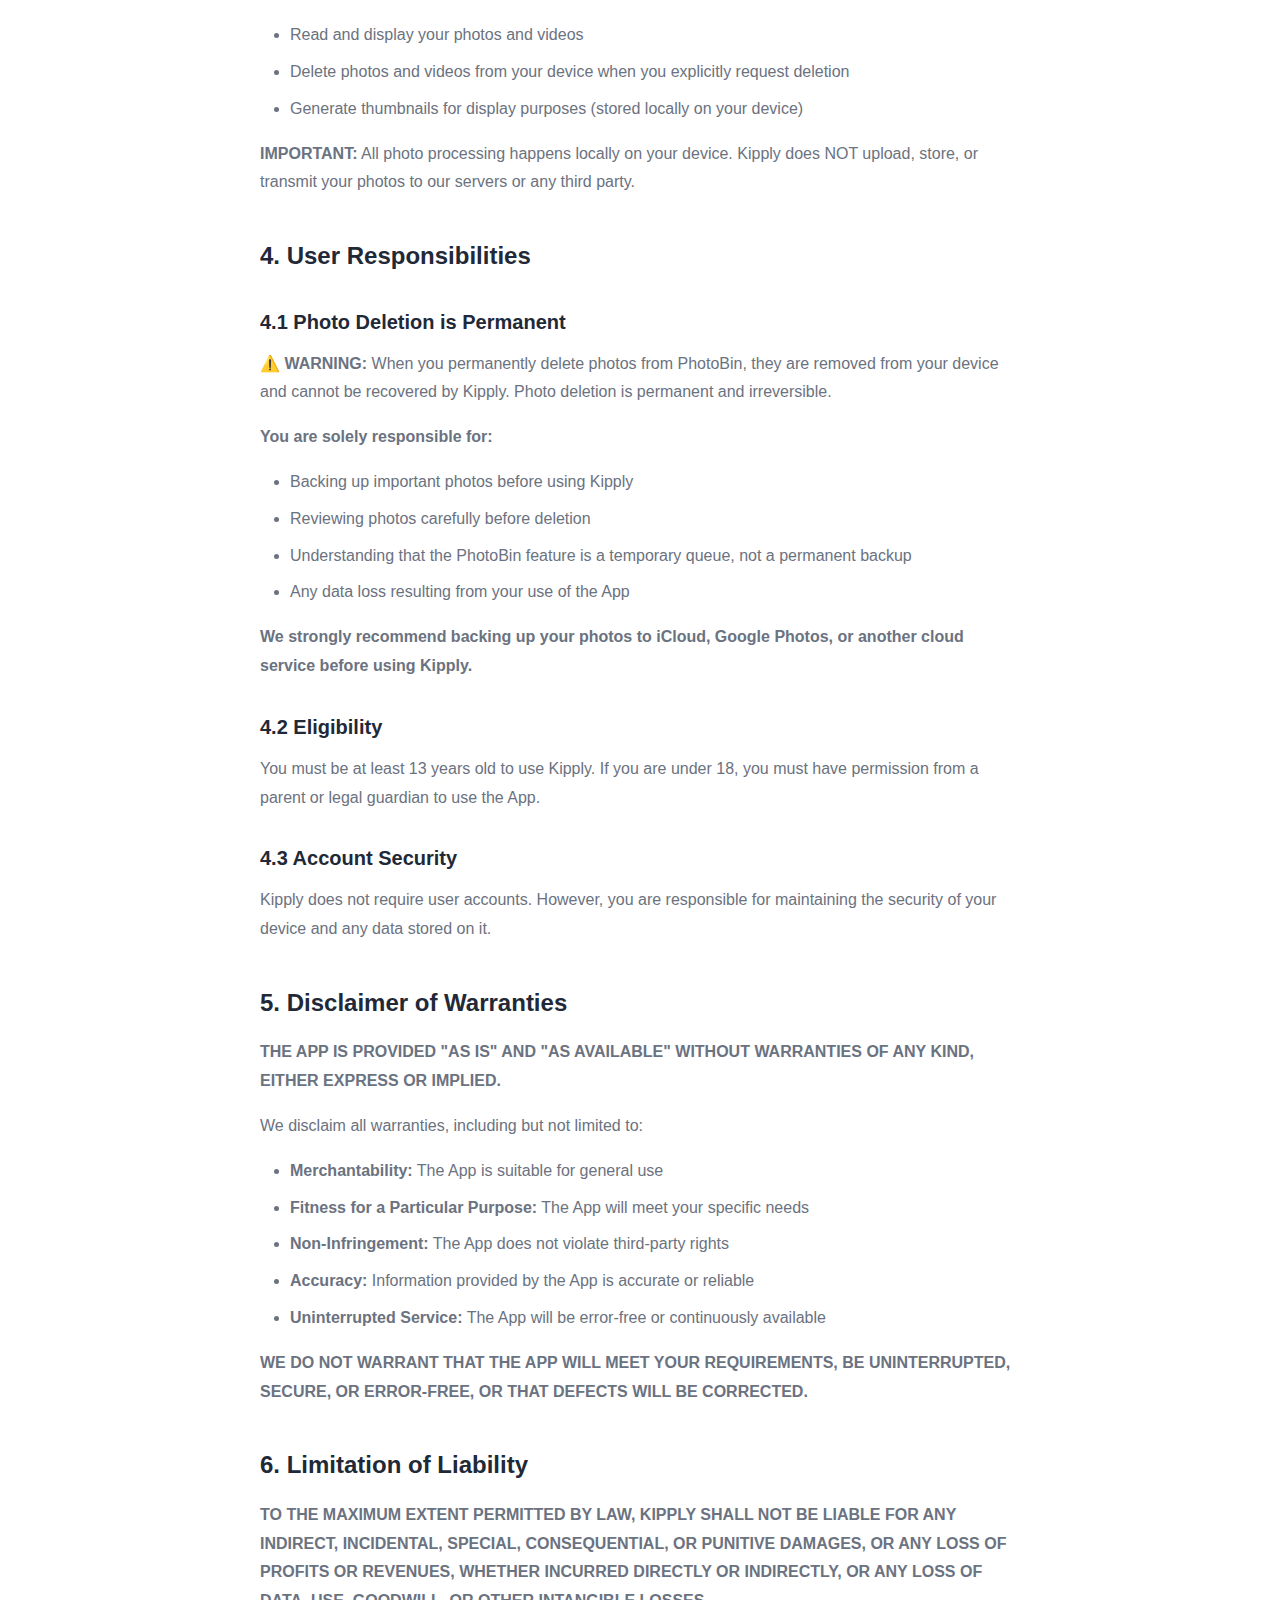
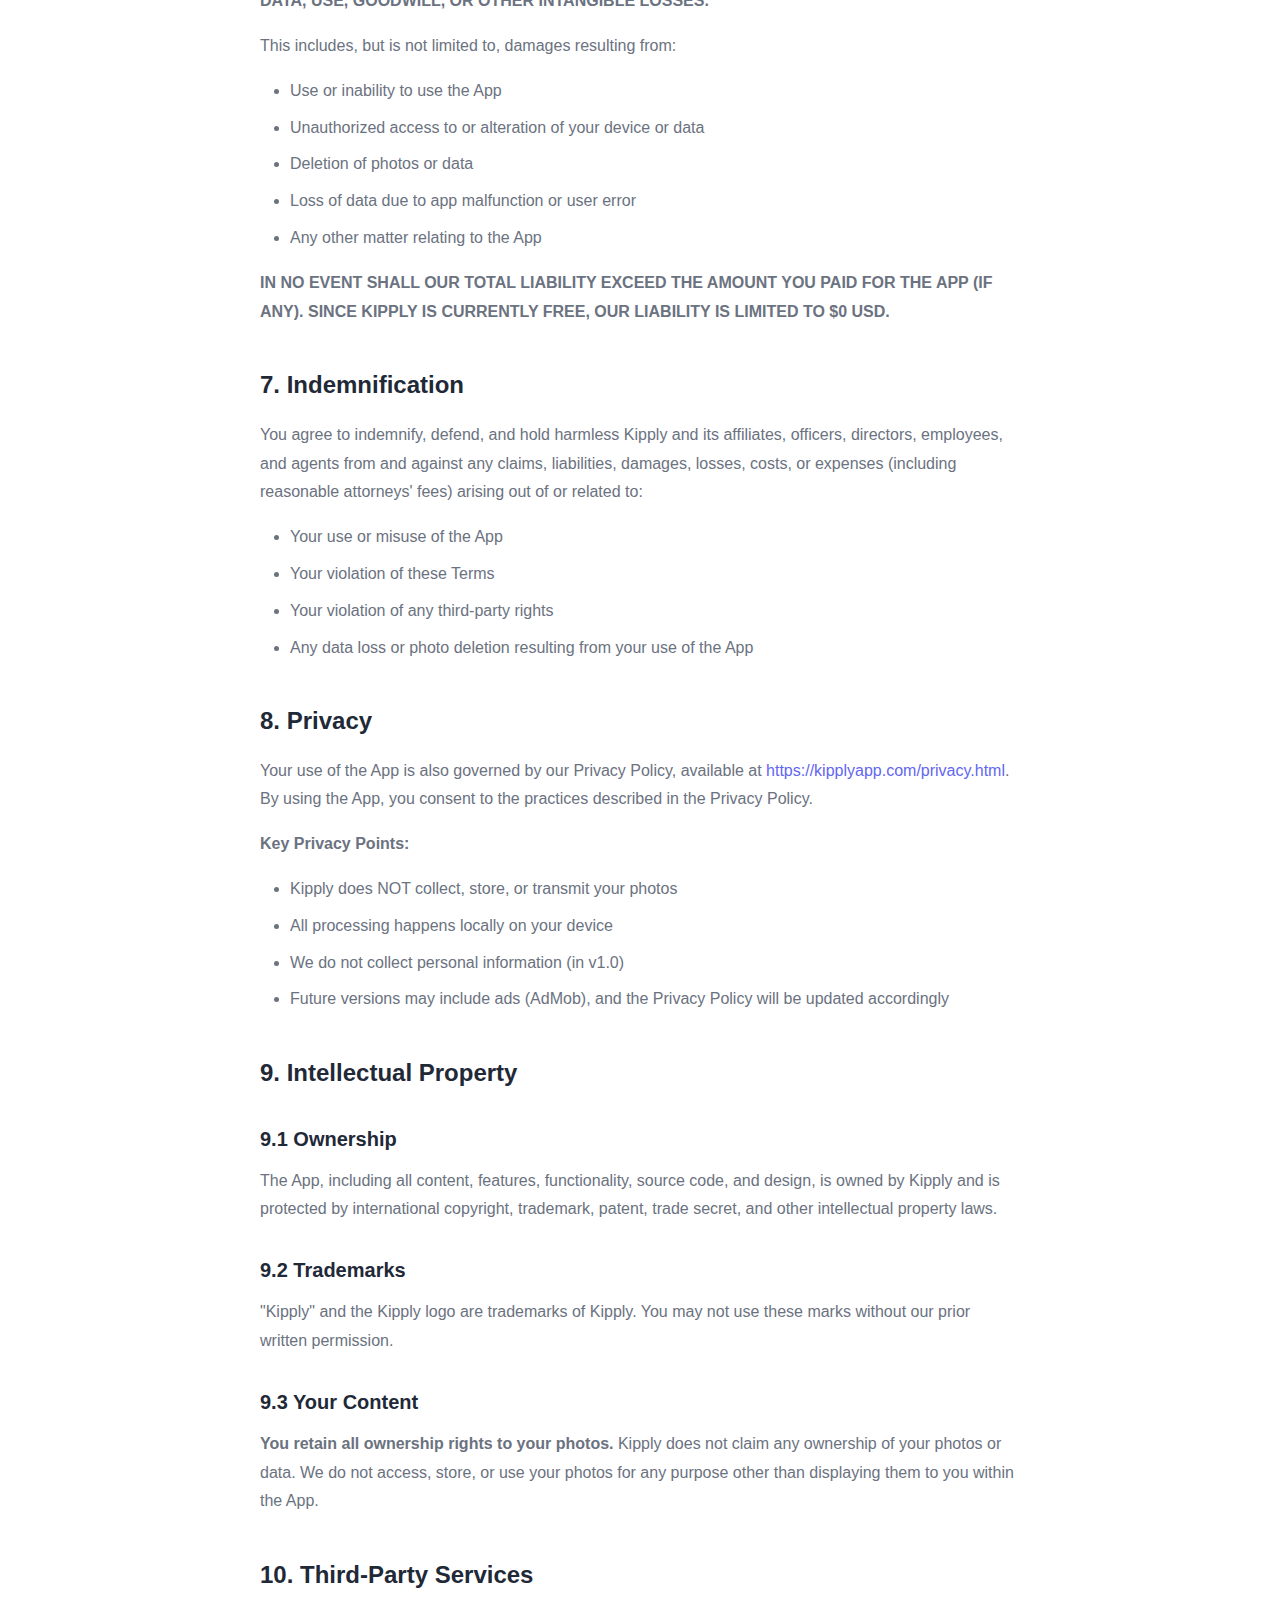
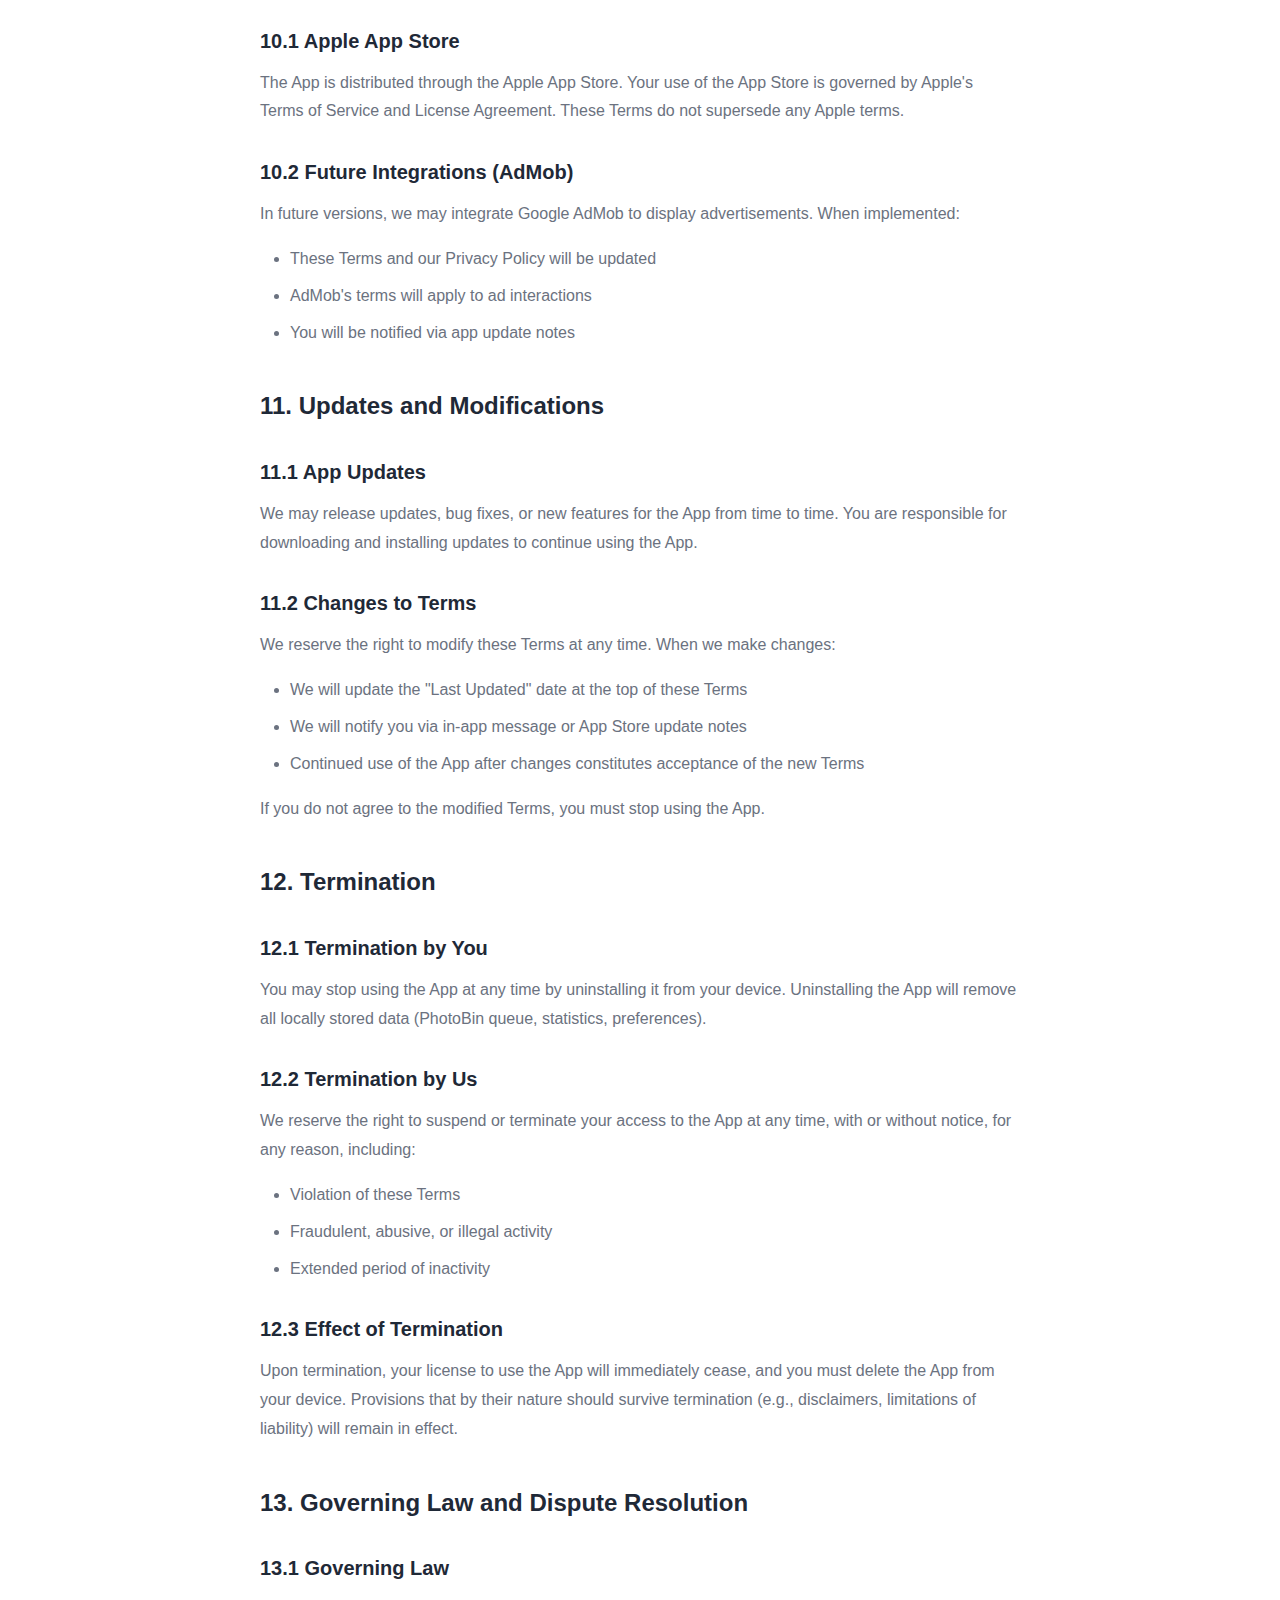
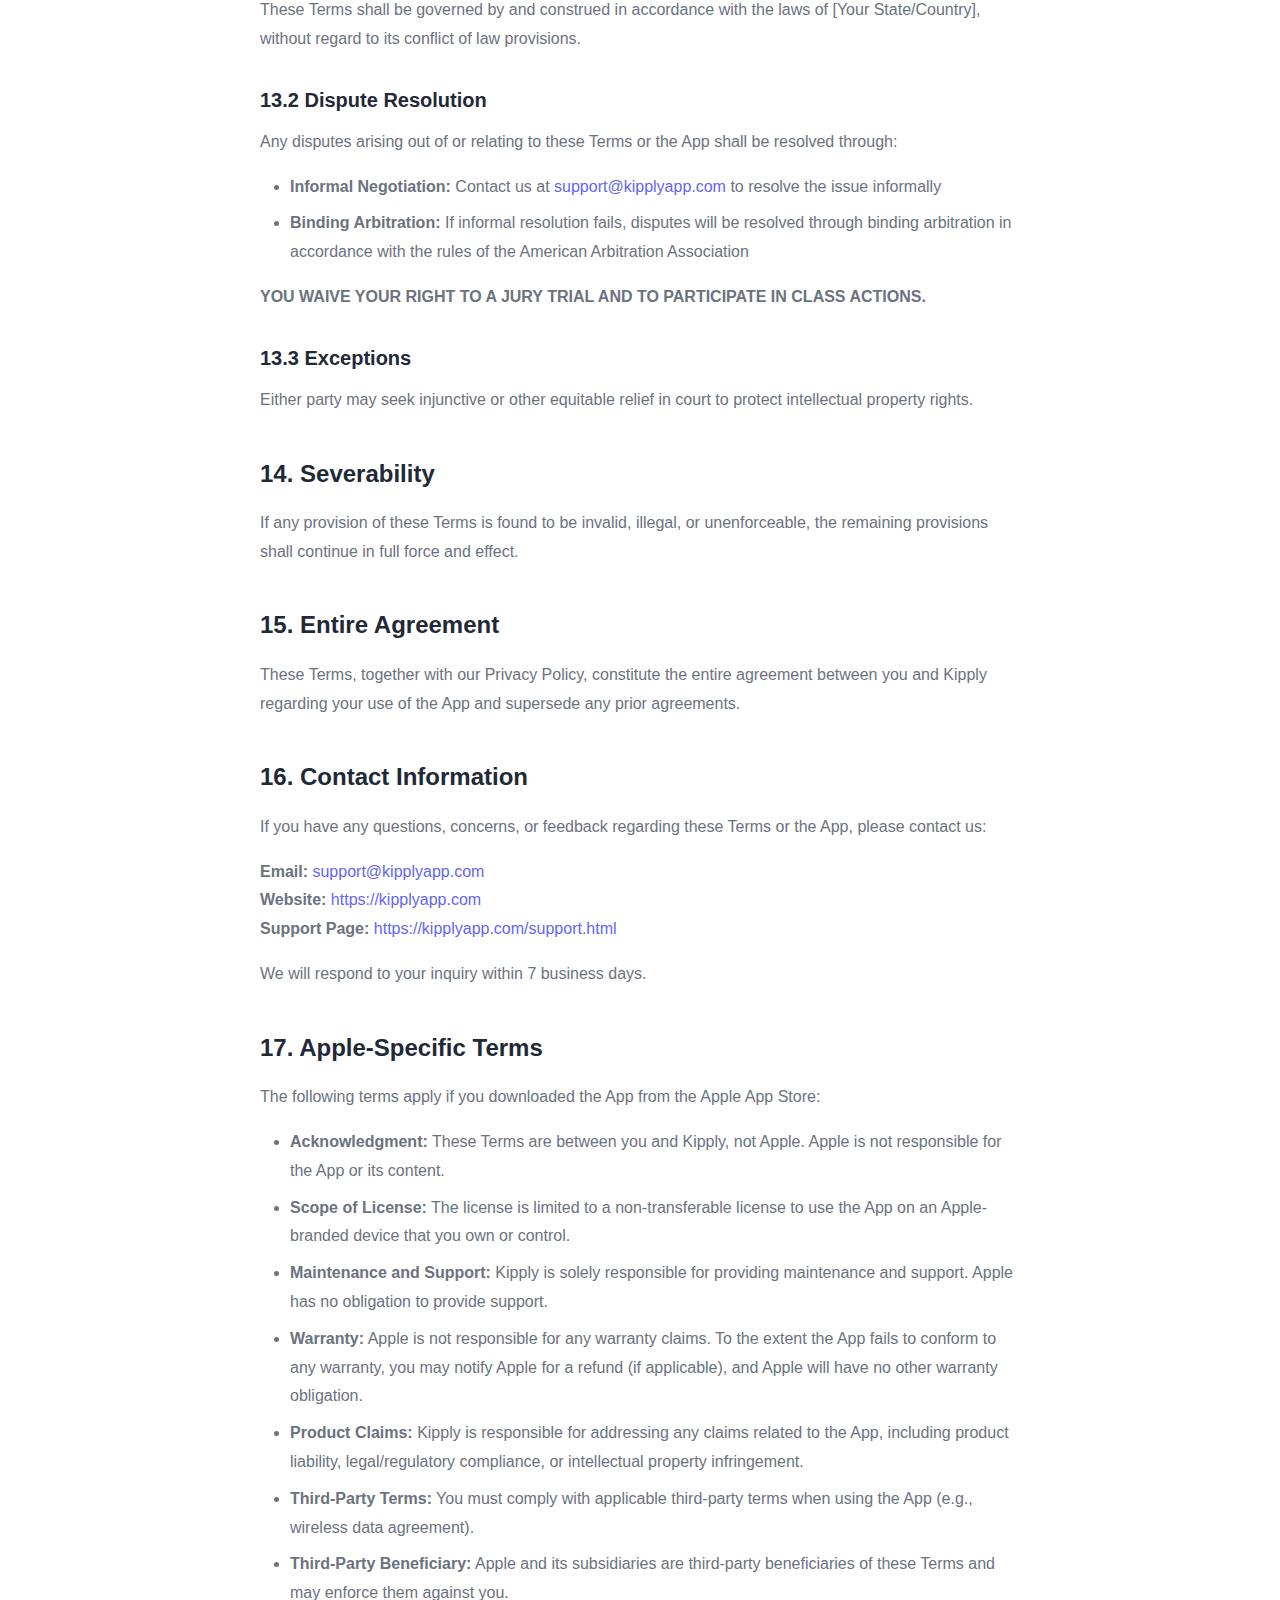
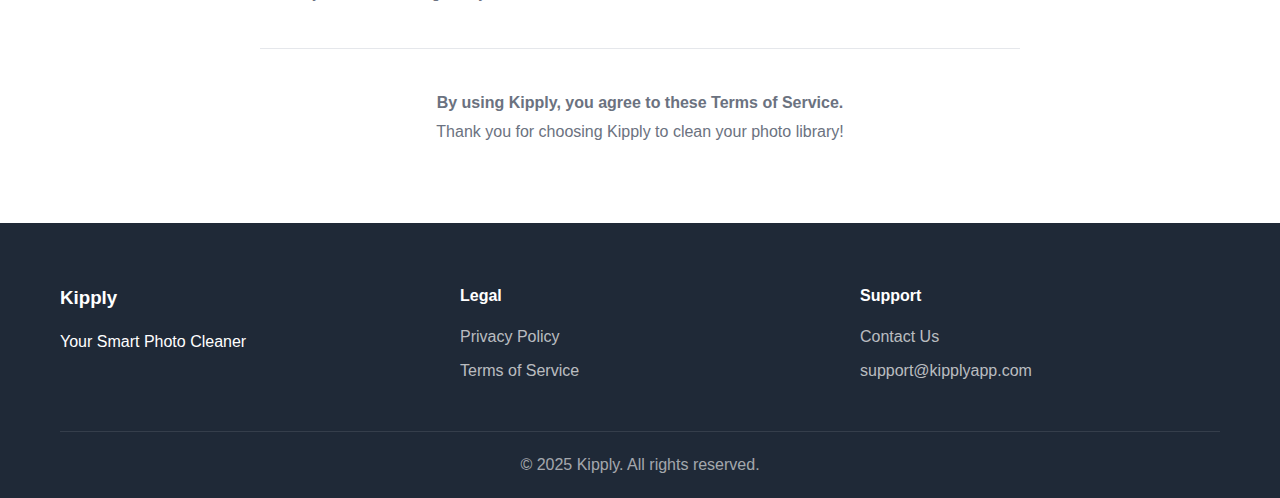
<file: terms.html>
<!DOCTYPE html>
<html lang="en">
<head>
    <meta charset="UTF-8">
    <meta name="viewport" content="width=device-width, initial-scale=1.0">
    <title>Terms of Service - Kipply</title>
    <link rel="stylesheet" href="styles.css">
</head>
<body>
    <header>
        <nav>
            <div class="container">
                <h1 class="logo"><a href="index.html" style="text-decoration: none; color: inherit;">Kipply</a></h1>
                <ul class="nav-links">
                    <li><a href="index.html#features">Features</a></li>
                    <li><a href="privacy.html">Privacy</a></li>
                    <li><a href="terms.html">Terms</a></li>
                    <li><a href="support.html">Support</a></li>
                </ul>
            </div>
        </nav>
    </header>

    <main>
        <div class="legal-page">
            <h1>Terms of Service</h1>
            <p class="last-updated"><strong>Last Updated:</strong> December 3, 2025</p>
            <p class="last-updated"><strong>Effective Date:</strong> December 3, 2025</p>

            <h2>1. Acceptance of Terms</h2>
            <p>
                Welcome to Kipply! These Terms of Service ("Terms") govern your access to and use of the Kipply mobile application (the "App") provided by Kipply ("we," "us," or "our"). By downloading, installing, or using the App, you agree to be bound by these Terms.
            </p>
            <p>
                <strong>IF YOU DO NOT AGREE TO THESE TERMS, DO NOT USE THE APP.</strong>
            </p>

            <h2>2. License to Use the App</h2>
            <h3>2.1 License Grant</h3>
            <p>
                Subject to your compliance with these Terms, we grant you a limited, non-exclusive, non-transferable, revocable license to download, install, and use the App on your personal iOS device for personal, non-commercial purposes.
            </p>

            <h3>2.2 License Restrictions</h3>
            <p>You agree NOT to:</p>
            <ul>
                <li>Copy, modify, or create derivative works of the App</li>
                <li>Reverse engineer, decompile, or disassemble the App</li>
                <li>Rent, lease, lend, sell, or sublicense the App</li>
                <li>Remove, alter, or obscure any proprietary notices on the App</li>
                <li>Use the App for any illegal or unauthorized purpose</li>
                <li>Interfere with or disrupt the App's functionality</li>
                <li>Attempt to gain unauthorized access to any portion of the App</li>
            </ul>

            <h2>3. App Functionality</h2>
            <h3>3.1 What Kipply Does</h3>
            <p>
                Kipply is a photo cleaning and organization application that:
            </p>
            <ul>
                <li>Allows you to swipe through your photos to decide which to keep or delete</li>
                <li>Provides a PhotoBin feature to review photos before permanent deletion</li>
                <li>Tracks statistics about your photo cleaning activity</li>
                <li>Organizes photos by date and provides discovery features</li>
            </ul>

            <h3>3.2 Photo Access and Deletion</h3>
            <p>
                Kipply requires access to your device's photo library to function. By granting this access, you authorize the App to:
            </p>
            <ul>
                <li>Read and display your photos and videos</li>
                <li>Delete photos and videos from your device when you explicitly request deletion</li>
                <li>Generate thumbnails for display purposes (stored locally on your device)</li>
            </ul>
            <p>
                <strong>IMPORTANT:</strong> All photo processing happens locally on your device. Kipply does NOT upload, store, or transmit your photos to our servers or any third party.
            </p>

            <h2>4. User Responsibilities</h2>
            <h3>4.1 Photo Deletion is Permanent</h3>
            <p>
                <strong>⚠️ WARNING:</strong> When you permanently delete photos from PhotoBin, they are removed from your device and cannot be recovered by Kipply. Photo deletion is permanent and irreversible.
            </p>
            <p>
                <strong>You are solely responsible for:</strong>
            </p>
            <ul>
                <li>Backing up important photos before using Kipply</li>
                <li>Reviewing photos carefully before deletion</li>
                <li>Understanding that the PhotoBin feature is a temporary queue, not a permanent backup</li>
                <li>Any data loss resulting from your use of the App</li>
            </ul>
            <p>
                <strong>We strongly recommend backing up your photos to iCloud, Google Photos, or another cloud service before using Kipply.</strong>
            </p>

            <h3>4.2 Eligibility</h3>
            <p>
                You must be at least 13 years old to use Kipply. If you are under 18, you must have permission from a parent or legal guardian to use the App.
            </p>

            <h3>4.3 Account Security</h3>
            <p>
                Kipply does not require user accounts. However, you are responsible for maintaining the security of your device and any data stored on it.
            </p>

            <h2>5. Disclaimer of Warranties</h2>
            <p>
                <strong>THE APP IS PROVIDED "AS IS" AND "AS AVAILABLE" WITHOUT WARRANTIES OF ANY KIND, EITHER EXPRESS OR IMPLIED.</strong>
            </p>
            <p>
                We disclaim all warranties, including but not limited to:
            </p>
            <ul>
                <li><strong>Merchantability:</strong> The App is suitable for general use</li>
                <li><strong>Fitness for a Particular Purpose:</strong> The App will meet your specific needs</li>
                <li><strong>Non-Infringement:</strong> The App does not violate third-party rights</li>
                <li><strong>Accuracy:</strong> Information provided by the App is accurate or reliable</li>
                <li><strong>Uninterrupted Service:</strong> The App will be error-free or continuously available</li>
            </ul>
            <p>
                <strong>WE DO NOT WARRANT THAT THE APP WILL MEET YOUR REQUIREMENTS, BE UNINTERRUPTED, SECURE, OR ERROR-FREE, OR THAT DEFECTS WILL BE CORRECTED.</strong>
            </p>

            <h2>6. Limitation of Liability</h2>
            <p>
                <strong>TO THE MAXIMUM EXTENT PERMITTED BY LAW, KIPPLY SHALL NOT BE LIABLE FOR ANY INDIRECT, INCIDENTAL, SPECIAL, CONSEQUENTIAL, OR PUNITIVE DAMAGES, OR ANY LOSS OF PROFITS OR REVENUES, WHETHER INCURRED DIRECTLY OR INDIRECTLY, OR ANY LOSS OF DATA, USE, GOODWILL, OR OTHER INTANGIBLE LOSSES.</strong>
            </p>
            <p>
                This includes, but is not limited to, damages resulting from:
            </p>
            <ul>
                <li>Use or inability to use the App</li>
                <li>Unauthorized access to or alteration of your device or data</li>
                <li>Deletion of photos or data</li>
                <li>Loss of data due to app malfunction or user error</li>
                <li>Any other matter relating to the App</li>
            </ul>
            <p>
                <strong>IN NO EVENT SHALL OUR TOTAL LIABILITY EXCEED THE AMOUNT YOU PAID FOR THE APP (IF ANY). SINCE KIPPLY IS CURRENTLY FREE, OUR LIABILITY IS LIMITED TO $0 USD.</strong>
            </p>

            <h2>7. Indemnification</h2>
            <p>
                You agree to indemnify, defend, and hold harmless Kipply and its affiliates, officers, directors, employees, and agents from and against any claims, liabilities, damages, losses, costs, or expenses (including reasonable attorneys' fees) arising out of or related to:
            </p>
            <ul>
                <li>Your use or misuse of the App</li>
                <li>Your violation of these Terms</li>
                <li>Your violation of any third-party rights</li>
                <li>Any data loss or photo deletion resulting from your use of the App</li>
            </ul>

            <h2>8. Privacy</h2>
            <p>
                Your use of the App is also governed by our Privacy Policy, available at <a href="https://kipplyapp.com/privacy.html">https://kipplyapp.com/privacy.html</a>. By using the App, you consent to the practices described in the Privacy Policy.
            </p>
            <p>
                <strong>Key Privacy Points:</strong>
            </p>
            <ul>
                <li>Kipply does NOT collect, store, or transmit your photos</li>
                <li>All processing happens locally on your device</li>
                <li>We do not collect personal information (in v1.0)</li>
                <li>Future versions may include ads (AdMob), and the Privacy Policy will be updated accordingly</li>
            </ul>

            <h2>9. Intellectual Property</h2>
            <h3>9.1 Ownership</h3>
            <p>
                The App, including all content, features, functionality, source code, and design, is owned by Kipply and is protected by international copyright, trademark, patent, trade secret, and other intellectual property laws.
            </p>

            <h3>9.2 Trademarks</h3>
            <p>
                "Kipply" and the Kipply logo are trademarks of Kipply. You may not use these marks without our prior written permission.
            </p>

            <h3>9.3 Your Content</h3>
            <p>
                <strong>You retain all ownership rights to your photos.</strong> Kipply does not claim any ownership of your photos or data. We do not access, store, or use your photos for any purpose other than displaying them to you within the App.
            </p>

            <h2>10. Third-Party Services</h2>
            <h3>10.1 Apple App Store</h3>
            <p>
                The App is distributed through the Apple App Store. Your use of the App Store is governed by Apple's Terms of Service and License Agreement. These Terms do not supersede any Apple terms.
            </p>

            <h3>10.2 Future Integrations (AdMob)</h3>
            <p>
                In future versions, we may integrate Google AdMob to display advertisements. When implemented:
            </p>
            <ul>
                <li>These Terms and our Privacy Policy will be updated</li>
                <li>AdMob's terms will apply to ad interactions</li>
                <li>You will be notified via app update notes</li>
            </ul>

            <h2>11. Updates and Modifications</h2>
            <h3>11.1 App Updates</h3>
            <p>
                We may release updates, bug fixes, or new features for the App from time to time. You are responsible for downloading and installing updates to continue using the App.
            </p>

            <h3>11.2 Changes to Terms</h3>
            <p>
                We reserve the right to modify these Terms at any time. When we make changes:
            </p>
            <ul>
                <li>We will update the "Last Updated" date at the top of these Terms</li>
                <li>We will notify you via in-app message or App Store update notes</li>
                <li>Continued use of the App after changes constitutes acceptance of the new Terms</li>
            </ul>
            <p>
                If you do not agree to the modified Terms, you must stop using the App.
            </p>

            <h2>12. Termination</h2>
            <h3>12.1 Termination by You</h3>
            <p>
                You may stop using the App at any time by uninstalling it from your device. Uninstalling the App will remove all locally stored data (PhotoBin queue, statistics, preferences).
            </p>

            <h3>12.2 Termination by Us</h3>
            <p>
                We reserve the right to suspend or terminate your access to the App at any time, with or without notice, for any reason, including:
            </p>
            <ul>
                <li>Violation of these Terms</li>
                <li>Fraudulent, abusive, or illegal activity</li>
                <li>Extended period of inactivity</li>
            </ul>

            <h3>12.3 Effect of Termination</h3>
            <p>
                Upon termination, your license to use the App will immediately cease, and you must delete the App from your device. Provisions that by their nature should survive termination (e.g., disclaimers, limitations of liability) will remain in effect.
            </p>

            <h2>13. Governing Law and Dispute Resolution</h2>
            <h3>13.1 Governing Law</h3>
            <p>
                These Terms shall be governed by and construed in accordance with the laws of [Your State/Country], without regard to its conflict of law provisions.
            </p>

            <h3>13.2 Dispute Resolution</h3>
            <p>
                Any disputes arising out of or relating to these Terms or the App shall be resolved through:
            </p>
            <ul>
                <li><strong>Informal Negotiation:</strong> Contact us at <a href="mailto:support@kipplyapp.com">support@kipplyapp.com</a> to resolve the issue informally</li>
                <li><strong>Binding Arbitration:</strong> If informal resolution fails, disputes will be resolved through binding arbitration in accordance with the rules of the American Arbitration Association</li>
            </ul>
            <p>
                <strong>YOU WAIVE YOUR RIGHT TO A JURY TRIAL AND TO PARTICIPATE IN CLASS ACTIONS.</strong>
            </p>

            <h3>13.3 Exceptions</h3>
            <p>
                Either party may seek injunctive or other equitable relief in court to protect intellectual property rights.
            </p>

            <h2>14. Severability</h2>
            <p>
                If any provision of these Terms is found to be invalid, illegal, or unenforceable, the remaining provisions shall continue in full force and effect.
            </p>

            <h2>15. Entire Agreement</h2>
            <p>
                These Terms, together with our Privacy Policy, constitute the entire agreement between you and Kipply regarding your use of the App and supersede any prior agreements.
            </p>

            <h2>16. Contact Information</h2>
            <p>
                If you have any questions, concerns, or feedback regarding these Terms or the App, please contact us:
            </p>
            <p>
                <strong>Email:</strong> <a href="mailto:support@kipplyapp.com">support@kipplyapp.com</a><br>
                <strong>Website:</strong> <a href="https://kipplyapp.com">https://kipplyapp.com</a><br>
                <strong>Support Page:</strong> <a href="https://kipplyapp.com/support.html">https://kipplyapp.com/support.html</a>
            </p>
            <p>
                We will respond to your inquiry within 7 business days.
            </p>

            <h2>17. Apple-Specific Terms</h2>
            <p>
                The following terms apply if you downloaded the App from the Apple App Store:
            </p>
            <ul>
                <li><strong>Acknowledgment:</strong> These Terms are between you and Kipply, not Apple. Apple is not responsible for the App or its content.</li>
                <li><strong>Scope of License:</strong> The license is limited to a non-transferable license to use the App on an Apple-branded device that you own or control.</li>
                <li><strong>Maintenance and Support:</strong> Kipply is solely responsible for providing maintenance and support. Apple has no obligation to provide support.</li>
                <li><strong>Warranty:</strong> Apple is not responsible for any warranty claims. To the extent the App fails to conform to any warranty, you may notify Apple for a refund (if applicable), and Apple will have no other warranty obligation.</li>
                <li><strong>Product Claims:</strong> Kipply is responsible for addressing any claims related to the App, including product liability, legal/regulatory compliance, or intellectual property infringement.</li>
                <li><strong>Third-Party Terms:</strong> You must comply with applicable third-party terms when using the App (e.g., wireless data agreement).</li>
                <li><strong>Third-Party Beneficiary:</strong> Apple and its subsidiaries are third-party beneficiaries of these Terms and may enforce them against you.</li>
            </ul>

            <hr style="margin: 40px 0; border: none; border-top: 1px solid #e5e7eb;">

            <p style="text-align: center; color: #6b7280; margin-top: 40px;">
                <strong>By using Kipply, you agree to these Terms of Service.</strong><br>
                Thank you for choosing Kipply to clean your photo library!
            </p>
        </div>
    </main>

    <footer>
        <div class="container">
            <div class="footer-content">
                <div class="footer-section">
                    <h3>Kipply</h3>
                    <p>Your Smart Photo Cleaner</p>
                </div>
                <div class="footer-section">
                    <h4>Legal</h4>
                    <ul>
                        <li><a href="privacy.html">Privacy Policy</a></li>
                        <li><a href="terms.html">Terms of Service</a></li>
                    </ul>
                </div>
                <div class="footer-section">
                    <h4>Support</h4>
                    <ul>
                        <li><a href="support.html">Contact Us</a></li>
                        <li><a href="mailto:support@kipplyapp.com">support@kipplyapp.com</a></li>
                    </ul>
                </div>
            </div>
            <div class="footer-bottom">
                <p>&copy; 2025 Kipply. All rights reserved.</p>
            </div>
        </div>
    </footer>
</body>
</html>
</file>
<file: styles.css>
/* Reset and Base Styles */
* {
    margin: 0;
    padding: 0;
    box-sizing: border-box;
}

:root {
    --primary-color: #6366f1;
    --secondary-color: #8b5cf6;
    --text-dark: #1f2937;
    --text-light: #6b7280;
    --bg-light: #f9fafb;
    --bg-white: #ffffff;
    --border-color: #e5e7eb;
}

body {
    font-family: -apple-system, BlinkMacSystemFont, 'Segoe UI', Roboto, Oxygen, Ubuntu, Cantarell, sans-serif;
    line-height: 1.6;
    color: var(--text-dark);
    background-color: var(--bg-white);
}

.container {
    max-width: 1200px;
    margin: 0 auto;
    padding: 0 20px;
}

/* Header and Navigation */
header {
    background-color: var(--bg-white);
    border-bottom: 1px solid var(--border-color);
    position: sticky;
    top: 0;
    z-index: 100;
}

nav .container {
    display: flex;
    justify-content: space-between;
    align-items: center;
    padding: 20px;
}

.logo {
    font-size: 24px;
    font-weight: 700;
    color: var(--primary-color);
}

.nav-links {
    display: flex;
    list-style: none;
    gap: 30px;
}

.nav-links a {
    text-decoration: none;
    color: var(--text-dark);
    font-weight: 500;
    transition: color 0.3s;
}

.nav-links a:hover {
    color: var(--primary-color);
}

/* Hero Section */
.hero {
    padding: 80px 0;
    background: linear-gradient(135deg, #667eea 0%, #764ba2 100%);
    color: white;
}

.hero .container {
    display: grid;
    grid-template-columns: 1fr 1fr;
    gap: 60px;
    align-items: center;
}

.hero-content h2 {
    font-size: 48px;
    font-weight: 700;
    margin-bottom: 20px;
    line-height: 1.2;
}

.tagline {
    font-size: 20px;
    margin-bottom: 40px;
    opacity: 0.9;
}

.cta-buttons {
    display: flex;
    gap: 20px;
}

/* Buttons */
.btn {
    display: inline-flex;
    align-items: center;
    gap: 10px;
    padding: 14px 28px;
    border-radius: 12px;
    text-decoration: none;
    font-weight: 600;
    transition: all 0.3s;
}

.btn-primary {
    background-color: var(--bg-white);
    color: var(--primary-color);
}

.btn-primary:hover {
    transform: translateY(-2px);
    box-shadow: 0 10px 20px rgba(0, 0, 0, 0.1);
}

.btn-secondary {
    background-color: rgba(255, 255, 255, 0.2);
    color: white;
    border: 2px solid white;
}

.btn-secondary:hover {
    background-color: rgba(255, 255, 255, 0.3);
}

.btn-large {
    padding: 18px 36px;
    font-size: 18px;
}

/* Phone Mockup */
.phone-mockup {
    display: flex;
    justify-content: center;
}

.app-screenshot {
    width: 280px;
    max-width: 280px;
    height: auto;
    border-radius: 20px;
    box-shadow: 0 25px 50px rgba(0, 0, 0, 0.25);
}

.mockup-placeholder {
    width: 280px;
    height: 560px;
    background: rgba(255, 255, 255, 0.1);
    border-radius: 30px;
    border: 8px solid rgba(255, 255, 255, 0.3);
    display: flex;
    flex-direction: column;
    align-items: center;
    justify-content: center;
    font-size: 48px;
    backdrop-filter: blur(10px);
}

.mockup-placeholder p:last-child {
    font-size: 16px;
    margin-top: 10px;
}

/* Features Section */
.features {
    padding: 120px 0;
    background-color: #fafafa;
}

.features-label {
    text-align: center;
    font-size: 13px;
    font-weight: 600;
    letter-spacing: 1.5px;
    color: var(--primary-color);
    margin-bottom: 16px;
}

.features h2 {
    text-align: center;
    font-size: 44px;
    font-weight: 700;
    margin-bottom: 80px;
    color: var(--text-dark);
    letter-spacing: -1px;
    line-height: 1.15;
}

.features-grid {
    display: grid;
    grid-template-columns: repeat(3, 1fr);
    gap: 28px;
}

.feature-card {
    background-color: var(--bg-white);
    padding: 36px 32px;
    border-radius: 16px;
    text-align: left;
    box-shadow: 0 1px 3px rgba(0, 0, 0, 0.06);
    transition: transform 0.2s ease, box-shadow 0.2s ease;
}

.feature-card:hover {
    transform: translateY(-6px);
    box-shadow: 0 20px 40px rgba(0, 0, 0, 0.08);
}

.feature-icon {
    width: 52px;
    height: 52px;
    background-color: #eef2ff;
    border-radius: 12px;
    display: flex;
    align-items: center;
    justify-content: center;
    margin-bottom: 24px;
    color: var(--primary-color);
}

.feature-card h3 {
    font-size: 19px;
    font-weight: 600;
    margin-bottom: 10px;
    color: var(--text-dark);
}

.feature-card p {
    color: var(--text-light);
    line-height: 1.65;
    font-size: 15px;
}

/* How It Works */
.how-it-works {
    padding: 100px 0;
    background-color: var(--bg-light);
}

.how-it-works h2 {
    text-align: center;
    font-size: 36px;
    font-weight: 600;
    margin-bottom: 16px;
    color: var(--text-dark);
    letter-spacing: -0.5px;
}

.how-it-works-subtitle {
    text-align: center;
    font-size: 18px;
    color: var(--text-light);
    margin-bottom: 64px;
}

.steps {
    display: grid;
    grid-template-columns: repeat(4, 1fr);
    gap: 32px;
}

.step {
    text-align: center;
    padding: 24px;
}

.step-number {
    width: 40px;
    height: 40px;
    background-color: var(--text-dark);
    color: white;
    border-radius: 50%;
    display: flex;
    align-items: center;
    justify-content: center;
    font-size: 16px;
    font-weight: 600;
    margin: 0 auto 20px;
}

.step h3 {
    font-size: 18px;
    font-weight: 600;
    margin-bottom: 8px;
    color: var(--text-dark);
}

.step p {
    color: var(--text-light);
    font-size: 15px;
    line-height: 1.5;
}

/* CTA Section */
.cta-section {
    padding: 100px 0;
    background-color: var(--text-dark);
    color: white;
    text-align: center;
}

.cta-section h2 {
    font-size: 36px;
    font-weight: 600;
    margin-bottom: 16px;
    letter-spacing: -0.5px;
}

.cta-section p {
    font-size: 18px;
    margin-bottom: 40px;
    opacity: 0.7;
}

.cta-section .btn-primary {
    background-color: var(--bg-white);
    color: var(--text-dark);
}

.cta-section .btn-primary:hover {
    background-color: #f3f4f6;
}

/* Footer */
footer {
    background-color: var(--text-dark);
    color: white;
    padding: 60px 0 20px;
}

.footer-content {
    display: grid;
    grid-template-columns: repeat(auto-fit, minmax(200px, 1fr));
    gap: 40px;
    margin-bottom: 40px;
}

.footer-section h3,
.footer-section h4 {
    margin-bottom: 16px;
}

.footer-section ul {
    list-style: none;
}

.footer-section ul li {
    margin-bottom: 8px;
}

.footer-section a {
    color: rgba(255, 255, 255, 0.7);
    text-decoration: none;
    transition: color 0.3s;
}

.footer-section a:hover {
    color: white;
}

.footer-bottom {
    text-align: center;
    padding-top: 20px;
    border-top: 1px solid rgba(255, 255, 255, 0.1);
    color: rgba(255, 255, 255, 0.6);
}

/* Legal Pages */
.legal-page {
    max-width: 800px;
    margin: 0 auto;
    padding: 60px 20px;
}

.legal-page h1 {
    font-size: 36px;
    margin-bottom: 10px;
}

.legal-page .last-updated {
    color: var(--text-light);
    margin-bottom: 40px;
}

.legal-page h2 {
    font-size: 24px;
    margin-top: 40px;
    margin-bottom: 16px;
    color: var(--text-dark);
}

.legal-page h3 {
    font-size: 20px;
    margin-top: 30px;
    margin-bottom: 12px;
    color: var(--text-dark);
}

.legal-page p,
.legal-page ul {
    margin-bottom: 16px;
    color: var(--text-light);
    line-height: 1.8;
}

.legal-page ul {
    padding-left: 30px;
}

.legal-page li {
    margin-bottom: 8px;
}

.legal-page a {
    color: var(--primary-color);
    text-decoration: none;
}

.legal-page a:hover {
    text-decoration: underline;
}

/* Responsive Design */
@media (max-width: 1024px) {
    .features-grid {
        grid-template-columns: repeat(2, 1fr);
    }

    .steps {
        grid-template-columns: repeat(2, 1fr);
    }

    .features h2 {
        font-size: 36px;
    }
}

@media (max-width: 768px) {
    .hero .container {
        grid-template-columns: 1fr;
        text-align: center;
    }

    .hero-content h2 {
        font-size: 32px;
    }

    .cta-buttons {
        flex-direction: column;
        align-items: center;
    }

    .nav-links {
        gap: 15px;
        font-size: 14px;
    }

    .features {
        padding: 80px 0;
    }

    .features h2 {
        font-size: 28px;
        margin-bottom: 48px;
    }

    .features-grid {
        grid-template-columns: 1fr;
        gap: 20px;
    }

    .feature-card {
        padding: 28px 24px;
    }

    .steps {
        grid-template-columns: 1fr;
    }

    .phone-mockup {
        order: -1;
    }

    .how-it-works h2,
    .cta-section h2 {
        font-size: 28px;
    }
}
</file>
